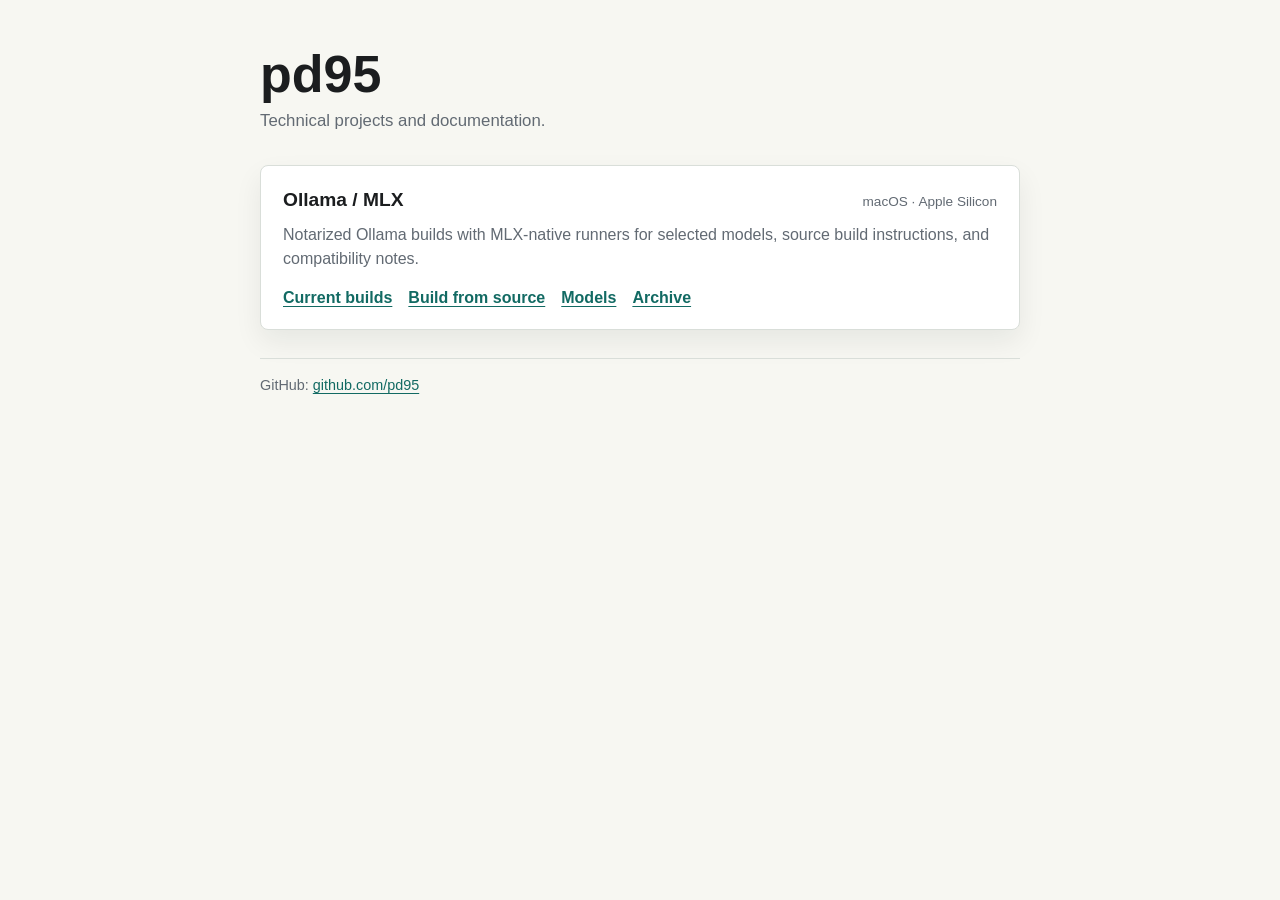
<file: index.html>
<!doctype html>
<html lang="en">
<head>
  <meta charset="utf-8" />
  <meta name="viewport" content="width=device-width, initial-scale=1" />
  <meta name="description" content="Technical documentation and project notes." />
  <title>pd95 — Technical Documentation</title>

  <style>
    :root {
      color-scheme: light dark;
      --bg: #f7f7f2;
      --ink: #1b1d1f;
      --muted: #626a73;
      --line: #d9ded9;
      --panel: #ffffff;
      --shadow: rgba(20, 28, 31, 0.07);
      --link: #126a63;
      --link-hover: #0d554f;
    }

    @media (prefers-color-scheme: dark) {
      :root {
        --bg: #121416;
        --ink: #f4f1ea;
        --muted: #b6b0a5;
        --line: #343a3b;
        --panel: #1d2022;
        --shadow: rgba(0, 0, 0, 0.32);
        --link: #8ad9cd;
        --link-hover: #b2ebe3;
      }
    }

    * { box-sizing: border-box; }

    body {
      margin: 0;
      min-height: 100vh;
      font-family: -apple-system, BlinkMacSystemFont, "Segoe UI", Roboto, Helvetica, Arial, sans-serif;
      background: var(--bg);
      color: var(--ink);
    }

    main {
      width: min(760px, calc(100% - 32px));
      margin: 0 auto;
      padding: 48px 0;
    }

    header { margin-bottom: 32px; }

    h1 {
      margin: 0 0 8px;
      font-size: clamp(2rem, 5vw, 3.25rem);
      line-height: 1;
    }

    header p {
      margin: 0;
      color: var(--muted);
      font-size: 1.05rem;
      line-height: 1.5;
    }

    article {
      padding: 22px;
      border: 1px solid var(--line);
      border-radius: 8px;
      background: var(--panel);
      box-shadow: 0 12px 28px var(--shadow);
    }

    .project-heading {
      display: flex;
      justify-content: space-between;
      gap: 16px;
      align-items: baseline;
    }

    h2 {
      margin: 0;
      font-size: 1.2rem;
      line-height: 1.2;
    }

    .meta {
      color: var(--muted);
      font-size: 0.85rem;
      white-space: nowrap;
    }

    article p {
      margin: 12px 0 18px;
      color: var(--muted);
      line-height: 1.5;
    }

    nav {
      display: flex;
      flex-wrap: wrap;
      gap: 8px 16px;
    }

    a {
      color: var(--link);
      font-weight: 650;
      text-underline-offset: 3px;
    }

    a:hover,
    a:focus-visible { color: var(--link-hover); }

    footer {
      margin-top: 28px;
      padding-top: 18px;
      border-top: 1px solid var(--line);
      color: var(--muted);
      font-size: 0.9rem;
    }

    footer a { font-weight: 500; }

    @media (max-width: 560px) {
      main {
        width: min(100% - 24px, 760px);
        padding: 28px 0;
      }

      .project-heading {
        display: grid;
        gap: 6px;
      }
    }
  </style>
</head>
<body>
  <main>
    <header>
    <h1>pd95</h1>
    <p>Technical projects and documentation.</p>
    </header>

    <section aria-label="Documentation projects">
      <article>
        <div class="project-heading">
<h2>Ollama / MLX</h2>
<span class="meta">macOS · Apple Silicon</span>
        </div>
<p>
Notarized Ollama builds with MLX-native runners for selected models, source build instructions, and compatibility notes.</p>
        <nav aria-label="Ollama documentation">
          <a href="/Ollama/">Current builds</a>
          <a href="/Ollama/build.html">Build from source</a>
          <a href="/Ollama/models.html">Models</a>
          <a href="/Ollama/archive.html">Archive</a>
        </nav>
      </article>
    </section>

    <footer>
  GitHub: <a href="https://github.com/pd95">github.com/pd95</a>
    </footer>
  </main>
</body>
</html>
</file>
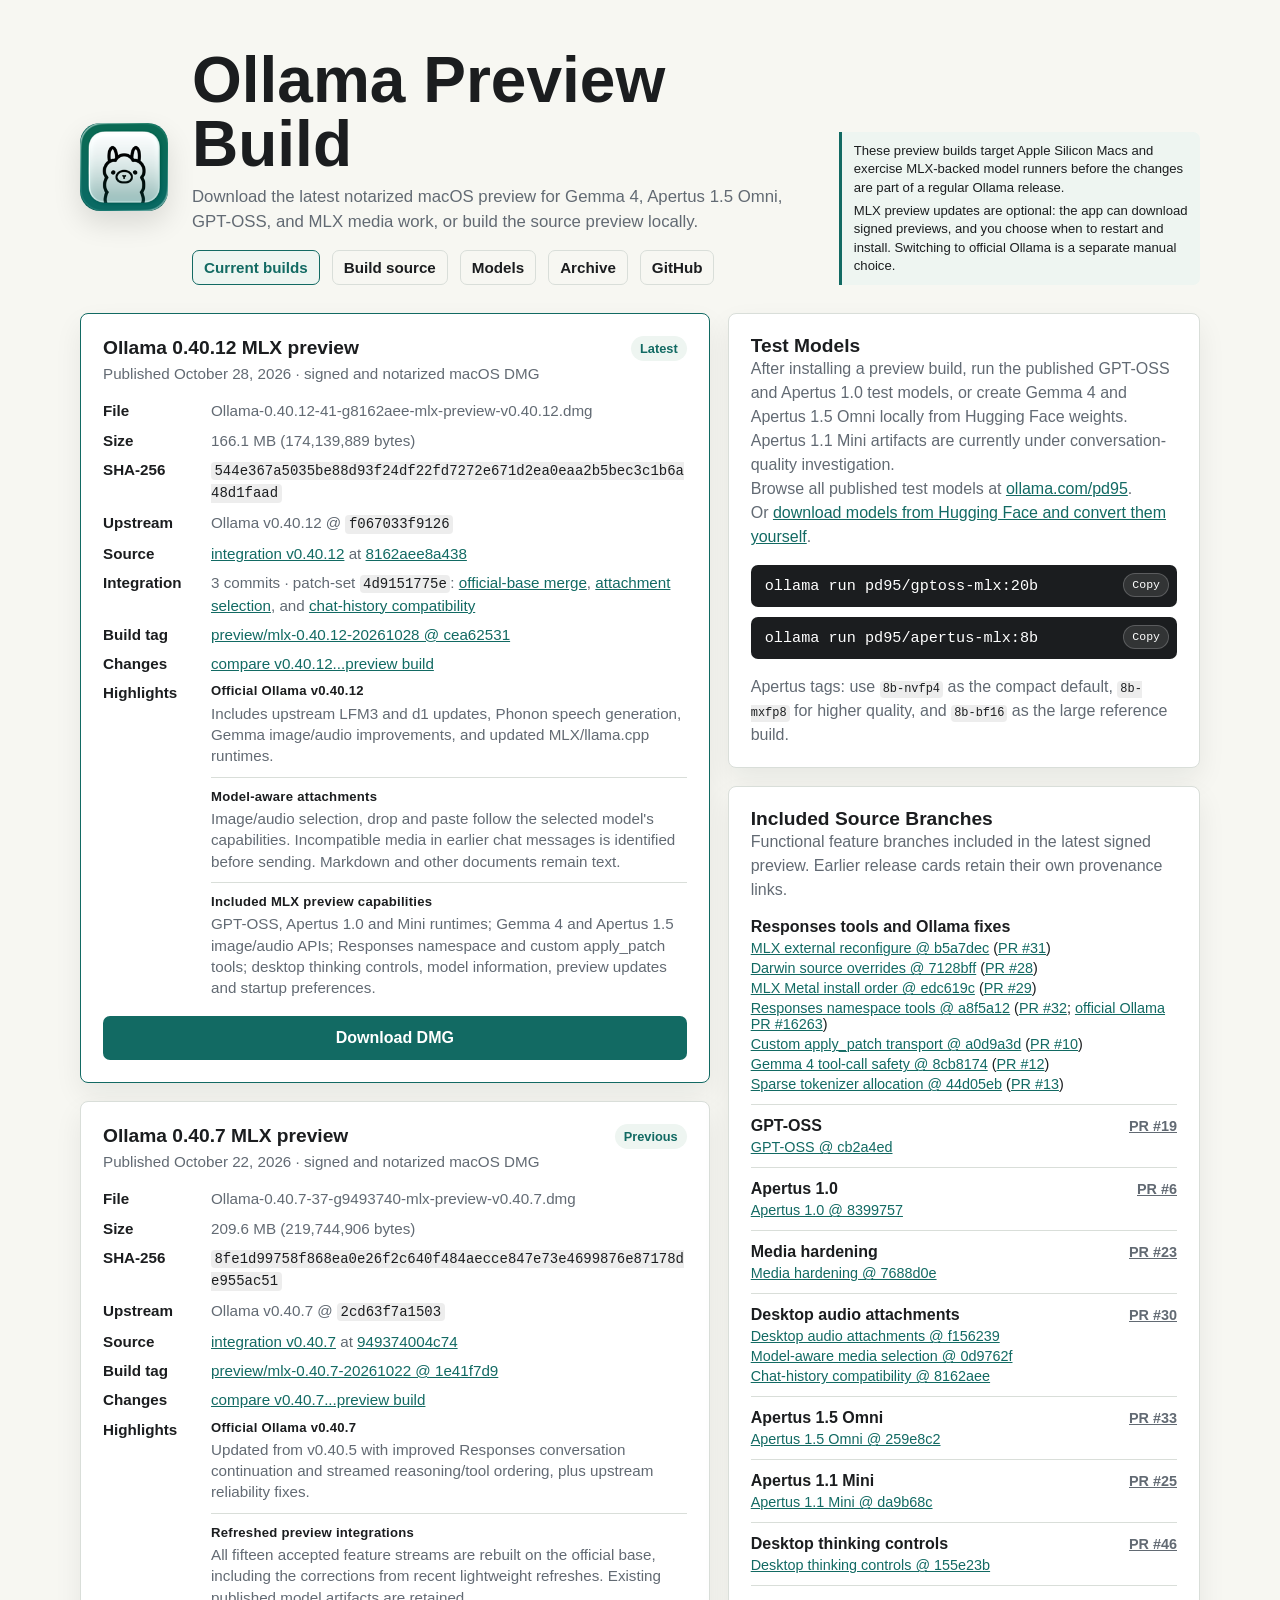
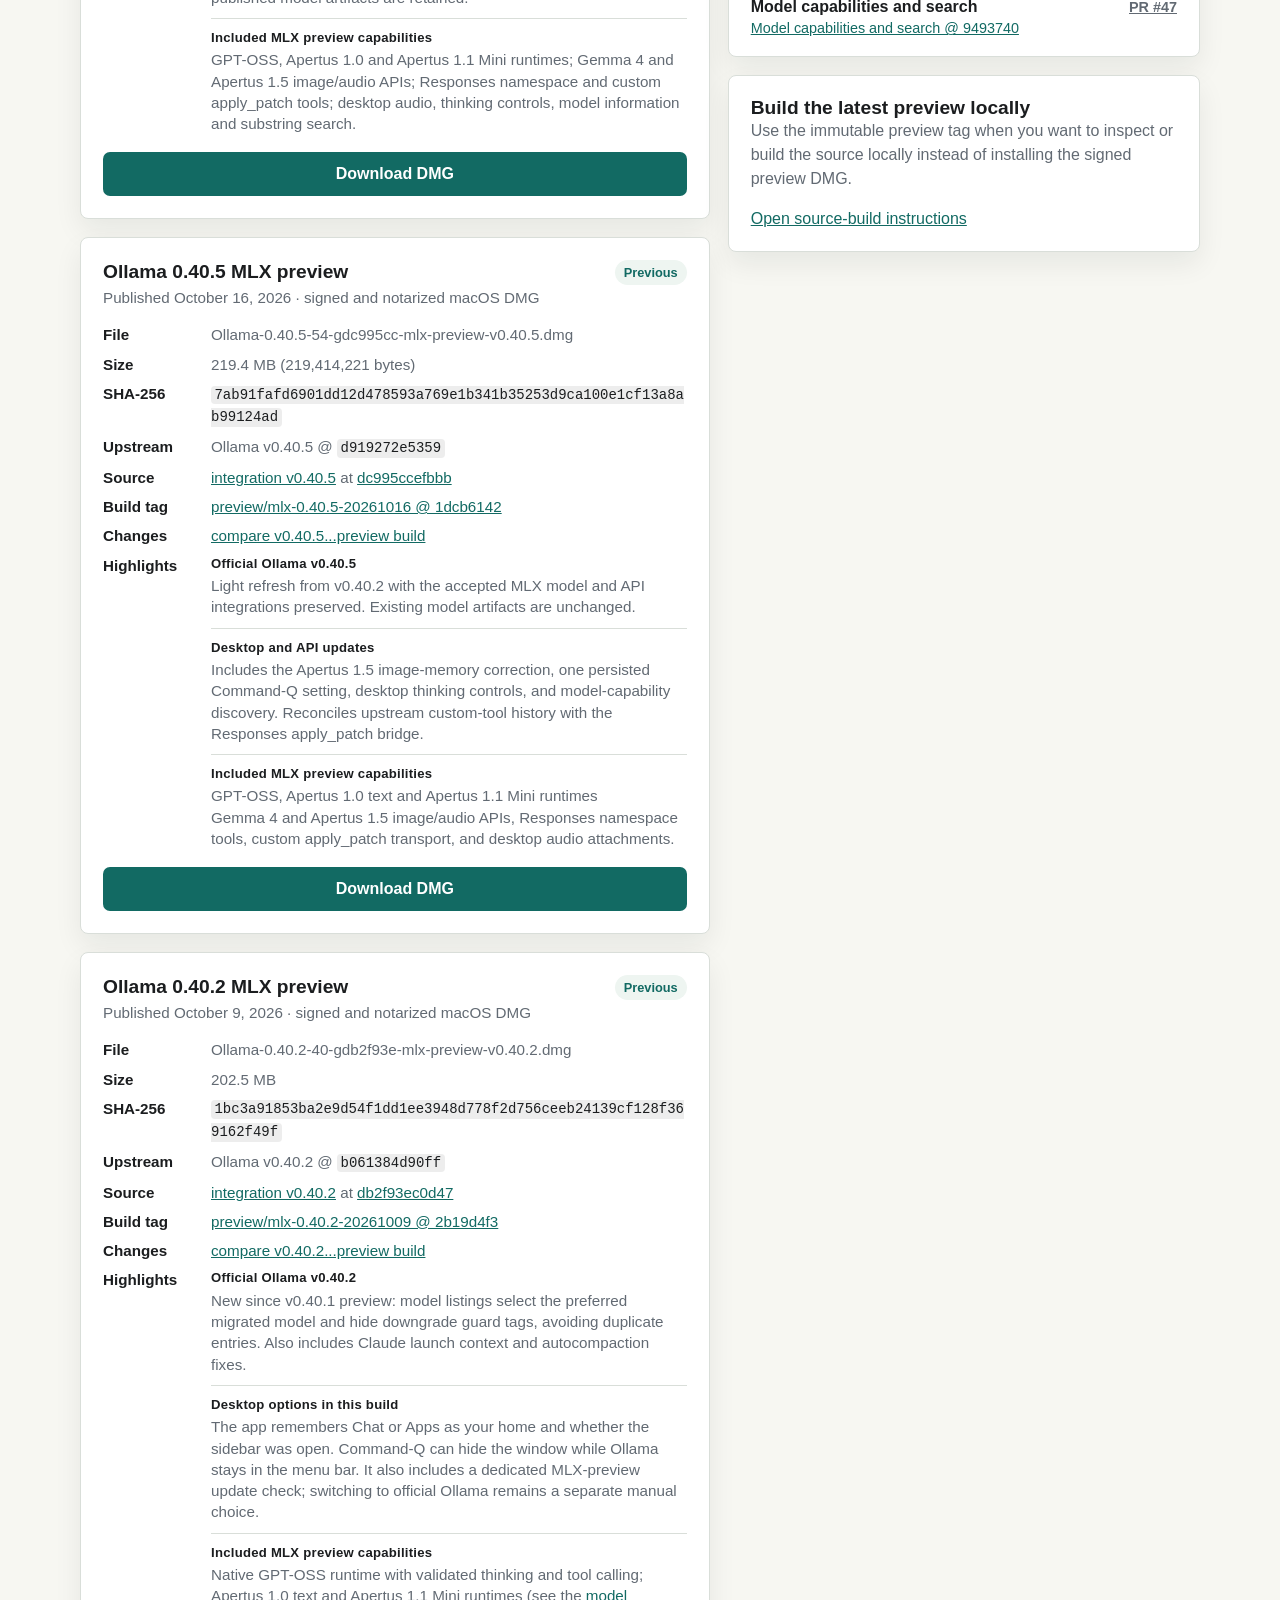
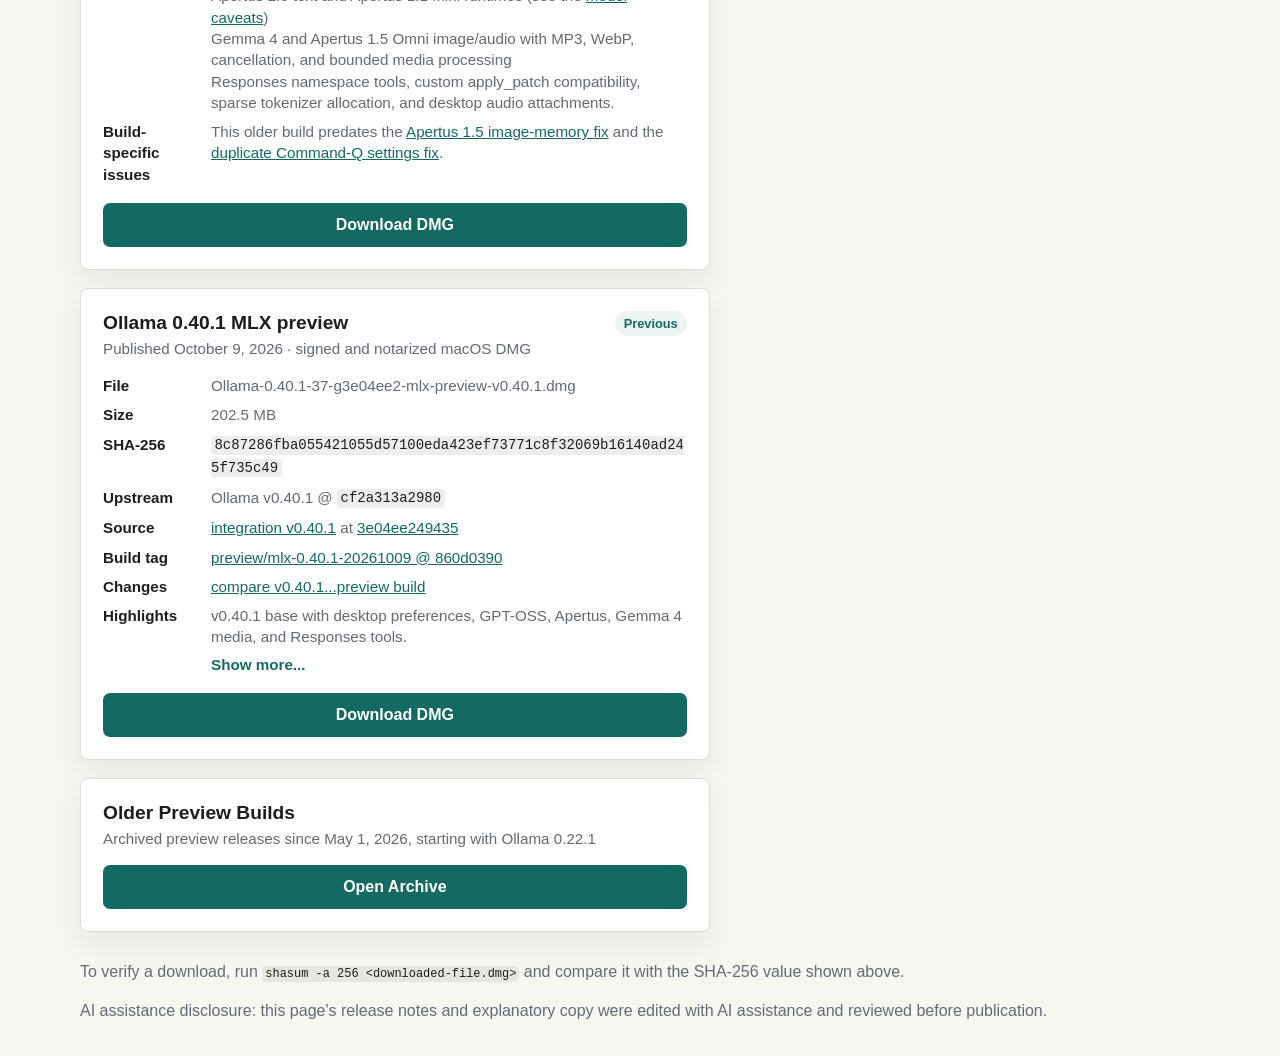
<file: Ollama/index.html>
<!DOCTYPE html>
<html lang="en">
<head>
  <meta charset="UTF-8" />
  <meta name="viewport" content="width=device-width, initial-scale=1.0" />
  <meta name="description" content="Download the latest notarized Ollama MLX preview for macOS or build the source preview locally." />

  <meta property="og:title" content="Ollama Preview Build" />
  <meta property="og:description" content="Notarized macOS preview for Gemma 4, Apertus 1.5 Omni, GPT-OSS, and MLX media support, plus source build instructions." />
  <meta property="og:image" content="AppIcon.png" />
  <meta property="og:type" content="website" />

  <link rel="icon" type="image/png" href="AppIcon.png" />
  <link rel="apple-touch-icon" href="AppIcon.png" />
  <title>Ollama Preview Build</title>

  <link rel="stylesheet" href="styles.css" />
</head>
<body>
  <main>
    <header class="with-notice">
      <img src="AppIcon.png" alt="Ollama app icon" />
      <div class="header-copy">
        <h1>Ollama Preview Build</h1>
        <p class="subtitle">
          Download the latest notarized macOS preview for Gemma 4, Apertus 1.5 Omni,
          GPT-OSS, and MLX media work, or build the source preview locally.
        </p>
        <nav class="page-links" aria-label="Main navigation">
          <a href="index.html" aria-current="page">Current builds</a>
          <a href="build.html">Build source</a>
          <a href="models.html">Models</a>
          <a href="archive.html">Archive</a>
          <a href="https://github.com/pd95/ollama" aria-label="GitHub repository">GitHub</a>
        </nav>
      </div>
      <div class="release-notice" aria-label="Preview compatibility and update behavior">
        <p>
          These preview builds target Apple Silicon Macs and exercise MLX-backed
          model runners before the changes are part of a regular Ollama release.
        </p>
        <p>
          MLX preview updates are optional: the app can download signed previews,
          and you choose when to restart and install. Switching to official
          Ollama is a separate manual choice.
        </p>
      </div>
    </header>

    <div class="content-grid">
      <section class="releases" aria-label="Downloads">
        <article class="download-card primary">
          <div class="card-heading">
            <div>
              <h2>Ollama 0.40.12 MLX preview</h2>
              <span class="build-meta">Published October 28, 2026 &middot; signed and notarized macOS DMG</span>
            </div>
            <span class="badge">Latest</span>
          </div>

          <dl class="details">
            <div><dt>File</dt><dd>Ollama-0.40.12-41-g8162aee-mlx-preview-v0.40.12.dmg</dd></div>
            <div><dt>Size</dt><dd>166.1 MB (174,139,889 bytes)</dd></div>
            <div><dt>SHA-256</dt><dd><code>544e367a5035be88d93f24df22fd7272e671d2ea0eaa2b5bec3c1b6a48d1faad</code></dd></div>
            <div><dt>Upstream</dt><dd>Ollama v0.40.12 @ <code>f067033f9126</code></dd></div>
            <div><dt>Source</dt><dd><a href="https://github.com/pd95/ollama/tree/integration/mlx-preview-v0.40.12">integration v0.40.12</a> at <a href="https://github.com/pd95/ollama/commit/8162aee8a438338f630fe837cb036a1b25c0a3ca">8162aee8a438</a></dd></div>
            <div><dt>Integration</dt><dd>3 commits &middot; patch-set <code>4d9151775e</code>: <a href="https://github.com/pd95/ollama/commit/cd0dd1bed4e7262b9ee679ccd5c517022c70d593">official-base merge</a>, <a href="https://github.com/pd95/ollama/commit/0d9762faebad9caea0ac3ac9329cf53d5a6b8ea0">attachment selection</a>, and <a href="https://github.com/pd95/ollama/commit/8162aee8a438338f630fe837cb036a1b25c0a3ca">chat-history compatibility</a></dd></div>
            <div><dt>Build tag</dt><dd><a href="https://github.com/pd95/ollama/releases/tag/preview%2Fmlx-0.40.12-20261028">preview/mlx-0.40.12-20261028 @ cea62531</a></dd></div>
            <div><dt>Changes</dt><dd><a href="https://github.com/ollama/ollama/compare/v0.40.12...pd95:ollama:cea6253132c52715691b1c30e40ade10040ac655">compare v0.40.12...preview build</a></dd></div>
            <div>
              <dt>Highlights</dt>
              <dd><span class="highlight-groups">
                  <span class="highlight-group"><span class="highlight-label">Official Ollama v0.40.12</span><span>Includes upstream LFM3 and d1 updates, Phonon speech generation, Gemma image/audio improvements, and updated MLX/llama.cpp runtimes.</span></span>
                  <span class="highlight-group"><span class="highlight-label">Model-aware attachments</span><span>Image/audio selection, drop and paste follow the selected model's capabilities. Incompatible media in earlier chat messages is identified before sending. Markdown and other documents remain text.</span></span>
                  <span class="highlight-group"><span class="highlight-label">Included MLX preview capabilities</span><span>GPT-OSS, Apertus 1.0 and Mini runtimes; Gemma 4 and Apertus 1.5 image/audio APIs; Responses namespace and custom apply_patch tools; desktop thinking controls, model information, preview updates and startup preferences.</span></span>
              </span></dd>
            </div>
          </dl>

          <a class="download-button" href="https://github.com/pd95/ollama/releases/download/preview%2Fmlx-0.40.12-20261028/Ollama-0.40.12-41-g8162aee-mlx-preview-v0.40.12.dmg">Download DMG</a>
        </article>

        <article class="download-card">
          <div class="card-heading">
            <div>
              <h2>Ollama 0.40.7 MLX preview</h2>
              <span class="build-meta">Published October 22, 2026 &middot; signed and notarized macOS DMG</span>
            </div>
            <span class="badge">Previous</span>
          </div>

          <dl class="details">
            <div><dt>File</dt><dd>Ollama-0.40.7-37-g9493740-mlx-preview-v0.40.7.dmg</dd></div>
            <div><dt>Size</dt><dd>209.6 MB (219,744,906 bytes)</dd></div>
            <div><dt>SHA-256</dt><dd><code>8fe1d99758f868ea0e26f2c640f484aecce847e73e4699876e87178de955ac51</code></dd></div>
            <div><dt>Upstream</dt><dd>Ollama v0.40.7 @ <code>2cd63f7a1503</code></dd></div>
            <div><dt>Source</dt><dd><a href="https://github.com/pd95/ollama/tree/integration/mlx-preview-v0.40.7">integration v0.40.7</a> at <a href="https://github.com/pd95/ollama/commit/949374004c7454cf1d38b05639828854508db5b1">949374004c74</a></dd></div>
            <div><dt>Build tag</dt><dd><a href="https://github.com/pd95/ollama/releases/tag/preview%2Fmlx-0.40.7-20261022">preview/mlx-0.40.7-20261022 @ 1e41f7d9</a></dd></div>
            <div><dt>Changes</dt><dd><a href="https://github.com/ollama/ollama/compare/v0.40.7...pd95:ollama:1e41f7d979beb545c586136300f3075cc47ec70c">compare v0.40.7...preview build</a></dd></div>
            <div>
              <dt>Highlights</dt>
              <dd><span class="highlight-groups">
                  <span class="highlight-group"><span class="highlight-label">Official Ollama v0.40.7</span><span>Updated from v0.40.5 with improved Responses conversation continuation and streamed reasoning/tool ordering, plus upstream reliability fixes.</span></span>
                  <span class="highlight-group"><span class="highlight-label">Refreshed preview integrations</span><span>All fifteen accepted feature streams are rebuilt on the official base, including the corrections from recent lightweight refreshes. Existing published model artifacts are retained.</span></span>
                  <span class="highlight-group"><span class="highlight-label">Included MLX preview capabilities</span><span>GPT-OSS, Apertus 1.0 and Apertus 1.1 Mini runtimes; Gemma 4 and Apertus 1.5 image/audio APIs; Responses namespace and custom apply_patch tools; desktop audio, thinking controls, model information and substring search.</span></span>
              </span></dd>
            </div>
          </dl>

          <a class="download-button" href="https://github.com/pd95/ollama/releases/download/preview%2Fmlx-0.40.7-20261022/Ollama-0.40.7-37-g9493740-mlx-preview-v0.40.7.dmg">Download DMG</a>
        </article>

        <article class="download-card">
          <div class="card-heading">
            <div>
              <h2>Ollama 0.40.5 MLX preview</h2>
              <span class="build-meta">Published October 16, 2026 &middot; signed and notarized macOS DMG</span>
            </div>
            <span class="badge">Previous</span>
          </div>

          <dl class="details">
            <div><dt>File</dt><dd>Ollama-0.40.5-54-gdc995cc-mlx-preview-v0.40.5.dmg</dd></div>
            <div><dt>Size</dt><dd>219.4 MB (219,414,221 bytes)</dd></div>
            <div><dt>SHA-256</dt><dd><code>7ab91fafd6901dd12d478593a769e1b341b35253d9ca100e1cf13a8ab99124ad</code></dd></div>
            <div><dt>Upstream</dt><dd>Ollama v0.40.5 @ <code>d919272e5359</code></dd></div>
            <div><dt>Source</dt><dd><a href="https://github.com/pd95/ollama/tree/integration/mlx-preview-v0.40.5">integration v0.40.5</a> at <a href="https://github.com/pd95/ollama/commit/dc995ccefbbb6eadd922ed71ce6f53829ffdceff">dc995ccefbbb</a></dd></div>
            <div><dt>Build tag</dt><dd><a href="https://github.com/pd95/ollama/releases/tag/preview%2Fmlx-0.40.5-20261016">preview/mlx-0.40.5-20261016 @ 1dcb6142</a></dd></div>
            <div><dt>Changes</dt><dd><a href="https://github.com/ollama/ollama/compare/v0.40.5...pd95:ollama:1dcb6142242f14b6d554828e86ec648a395c8518">compare v0.40.5...preview build</a></dd></div>
            <div>
              <dt>Highlights</dt>
              <dd><span class="highlight-groups">
                  <span class="highlight-group"><span class="highlight-label">Official Ollama v0.40.5</span><span>Light refresh from v0.40.2 with the accepted MLX model and API integrations preserved. Existing model artifacts are unchanged.</span></span>
                  <span class="highlight-group"><span class="highlight-label">Desktop and API updates</span><span>Includes the Apertus 1.5 image-memory correction, one persisted Command-Q setting, desktop thinking controls, and model-capability discovery. Reconciles upstream custom-tool history with the Responses apply_patch bridge.</span></span>
                  <span class="highlight-group"><span class="highlight-label">Included MLX preview capabilities</span><span>GPT-OSS, Apertus 1.0 text and Apertus 1.1 Mini runtimes<br>
                    Gemma 4 and Apertus 1.5 image/audio APIs, Responses namespace tools, custom apply_patch transport, and desktop audio attachments.</span></span>
              </span></dd>
            </div>
          </dl>

          <a class="download-button" href="https://github.com/pd95/ollama/releases/download/preview%2Fmlx-0.40.5-20261016/Ollama-0.40.5-54-gdc995cc-mlx-preview-v0.40.5.dmg">Download DMG</a>
        </article>

        <article class="download-card">
          <div class="card-heading">
            <div>
              <h2>Ollama 0.40.2 MLX preview</h2>
              <span class="build-meta">Published October 9, 2026 &middot; signed and notarized macOS DMG</span>
            </div>
            <span class="badge">Previous</span>
          </div>

          <dl class="details">
            <div><dt>File</dt><dd>Ollama-0.40.2-40-gdb2f93e-mlx-preview-v0.40.2.dmg</dd></div>
            <div><dt>Size</dt><dd>202.5 MB</dd></div>
            <div><dt>SHA-256</dt><dd><code>1bc3a91853ba2e9d54f1dd1ee3948d778f2d756ceeb24139cf128f369162f49f</code></dd></div>
            <div><dt>Upstream</dt><dd>Ollama v0.40.2 @ <code>b061384d90ff</code></dd></div>
            <div><dt>Source</dt><dd><a href="https://github.com/pd95/ollama/tree/integration/mlx-preview-v0.40.2">integration v0.40.2</a> at <a href="https://github.com/pd95/ollama/commit/db2f93ec0d47a846beb5ec5e5ce264fa2f515e88">db2f93ec0d47</a></dd></div>
            <div><dt>Build tag</dt><dd><a href="https://github.com/pd95/ollama/releases/tag/preview%2Fmlx-0.40.2-20261009">preview/mlx-0.40.2-20261009 @ 2b19d4f3</a></dd></div>
            <div><dt>Changes</dt><dd><a href="https://github.com/ollama/ollama/compare/v0.40.2...pd95:ollama:2b19d4f34dd6f37e5983e329e673c2bb842c206e">compare v0.40.2...preview build</a></dd></div>
            <div>
              <dt>Highlights</dt>
              <dd><span class="highlight-groups">
                  <span class="highlight-group"><span class="highlight-label">Official Ollama v0.40.2</span><span>New since v0.40.1 preview: model listings select the preferred migrated model and hide downgrade guard tags, avoiding duplicate entries. Also includes Claude launch context and autocompaction fixes.</span></span>
                  <span class="highlight-group"><span class="highlight-label">Desktop options in this build</span><span>The app remembers Chat or Apps as your home and whether the sidebar was open. Command-Q can hide the window while Ollama stays in the menu bar. It also includes a dedicated MLX-preview update check; switching to official Ollama remains a separate manual choice.</span></span>
                  <span class="highlight-group"><span class="highlight-label">Included MLX preview capabilities</span><span>Native GPT-OSS runtime with validated thinking and tool calling; Apertus 1.0 text and Apertus 1.1 Mini runtimes (see the <a href="models.html">model caveats</a>)<br>
                    Gemma 4 and Apertus 1.5 Omni image/audio with MP3, WebP, cancellation, and bounded media processing<br>
                    Responses namespace tools, custom apply_patch compatibility, sparse tokenizer allocation, and desktop audio attachments.</span></span>
              </span></dd>
            </div>
            <div><dt>Build-specific issues</dt><dd>This older build predates the <a href="https://github.com/pd95/ollama/issues/36">Apertus 1.5 image-memory fix</a> and the <a href="https://github.com/pd95/ollama/issues/37">duplicate Command-Q settings fix</a>.</dd></div>
          </dl>

          <a class="download-button" href="https://github.com/pd95/ollama/releases/download/preview%2Fmlx-0.40.2-20261009/Ollama-0.40.2-40-gdb2f93e-mlx-preview-v0.40.2.dmg">Download DMG</a>
        </article>

        <article class="download-card">
          <div class="card-heading">
            <div>
              <h2>Ollama 0.40.1 MLX preview</h2>
              <span class="build-meta">Published October 9, 2026 &middot; signed and notarized macOS DMG</span>
            </div>
            <span class="badge">Previous</span>
          </div>

          <dl class="details">
            <div><dt>File</dt><dd>Ollama-0.40.1-37-g3e04ee2-mlx-preview-v0.40.1.dmg</dd></div>
            <div><dt>Size</dt><dd>202.5 MB</dd></div>
            <div><dt>SHA-256</dt><dd><code>8c87286fba055421055d57100eda423ef73771c8f32069b16140ad245f735c49</code></dd></div>
            <div><dt>Upstream</dt><dd>Ollama v0.40.1 @ <code>cf2a313a2980</code></dd></div>
            <div><dt>Source</dt><dd><a href="https://github.com/pd95/ollama/tree/integration/mlx-preview-v0.40.1">integration v0.40.1</a> at <a href="https://github.com/pd95/ollama/commit/3e04ee2494350fdfa54817a2e5631eea057f4ce3">3e04ee249435</a></dd></div>
            <div><dt>Build tag</dt><dd><a href="https://github.com/pd95/ollama/releases/tag/preview%2Fmlx-0.40.1-20261009">preview/mlx-0.40.1-20261009 @ 860d0390</a></dd></div>
            <div><dt>Changes</dt><dd><a href="https://github.com/ollama/ollama/compare/v0.40.1...pd95:ollama:860d0390b3630f93e79581989622772fe7f08d62">compare v0.40.1...preview build</a></dd></div>
            <div>
              <dt>Highlights</dt>
              <dd><span class="expandable-field">
                <span class="expandable-summary">v0.40.1 base with desktop preferences, GPT-OSS, Apertus, Gemma 4 media, and Responses tools.</span>
                <span class="expandable-content"><span class="highlight-groups">
                  <span class="highlight-group"><span class="highlight-label">Official Ollama v0.40.1</span><span>New since v0.34.4 preview: multimodal embeddings, updated MLX dependencies, lower model-lookup overhead, and fixes for GPU-idle latency.</span></span>
                  <span class="highlight-group"><span class="highlight-label">Desktop options in this build</span><span>The app remembers Chat or Apps as your home and whether the sidebar was open. Command-Q can hide the window while Ollama stays in the menu bar. It also includes a dedicated MLX-preview update check; switching to official Ollama remains a separate manual choice.</span></span>
                  <span class="highlight-group"><span class="highlight-label">Included MLX preview capabilities</span><span>Native GPT-OSS runtime with validated thinking and tool calling; Apertus 1.0 text and Apertus 1.1 Mini runtimes (see the <a href="models.html">model caveats</a>)<br>
                    Gemma 4 and Apertus 1.5 Omni image/audio with MP3, WebP, cancellation, and bounded media processing<br>
                    Responses namespace tools, custom apply_patch compatibility, sparse tokenizer allocation, and desktop audio attachments.</span></span>
              </span></span>
                <button class="expand-toggle" type="button" aria-expanded="false">Show more...</button>
              </span></dd>
            </div>
          </dl>

          <a class="download-button" href="https://github.com/pd95/ollama/releases/download/preview%2Fmlx-0.40.1-20261009/Ollama-0.40.1-37-g3e04ee2-mlx-preview-v0.40.1.dmg">Download DMG</a>
        </article>

        <article class="download-card">
          <div class="card-heading">
            <div>
              <h2>Older Preview Builds</h2>
              <span class="build-meta">Archived preview releases since May 1, 2026, starting with Ollama 0.22.1</span>
            </div>
          </div>

          <a class="download-button" href="archive.html">
            Open Archive
          </a>
        </article>
      </section>

      <div class="side-column">
        <aside class="model-info" aria-label="Test models">
          <div>
            <h2>Test Models</h2>
            <p>
              After installing a preview build, run the published GPT-OSS and
              Apertus 1.0 test models, or create Gemma 4 and Apertus 1.5 Omni
              locally from Hugging Face weights. Apertus 1.1 Mini artifacts are
              currently under conversation-quality investigation.
            </p>
            <p>
              Browse all published test models at
              <a href="https://ollama.com/pd95/">ollama.com/pd95</a>.
            </p>
            <p>
              Or <a href="models.html">download models from Hugging Face and
              convert them yourself</a>.
            </p>
          </div>
          <div class="command-list">
            <code class="command">ollama run pd95/gptoss-mlx:20b</code>
            <code class="command">ollama run pd95/apertus-mlx:8b</code>
          </div>
          <p>
            Apertus tags: use <code>8b-nvfp4</code> as the compact default,
            <code>8b-mxfp8</code> for higher quality, and
            <code>8b-bf16</code> as the large reference build.
          </p>
        </aside>

        <aside class="source-branches" aria-label="Included source branches">
          <div><h2>Included Source Branches</h2><p>Functional feature branches included in the latest signed preview. Earlier release cards retain their own provenance links.</p></div>
          <div class="branch-list">
            <div class="branch-item"><div class="branch-heading"><strong>Responses tools and Ollama fixes</strong></div>
              <span class="branch-link"><a href="https://github.com/pd95/ollama/commit/b5a7dec5f044952fc59c3f447298edc87e989d7c">MLX external reconfigure @ b5a7dec</a> (<a href="https://github.com/pd95/ollama/pull/31">PR #31</a>)</span>
              <span class="branch-link"><a href="https://github.com/pd95/ollama/commit/7128bff887cf7fbe95d9d7fee48e7bbee885e67d">Darwin source overrides @ 7128bff</a> (<a href="https://github.com/pd95/ollama/pull/28">PR #28</a>)</span>
              <span class="branch-link"><a href="https://github.com/pd95/ollama/commit/edc619cacc0df046fddd0bc0100f6e7033f6ade8">MLX Metal install order @ edc619c</a> (<a href="https://github.com/pd95/ollama/pull/29">PR #29</a>)</span>
              <span class="branch-link"><a href="https://github.com/pd95/ollama/commit/a8f5a1291713ba847a2731fabc3e79f6d00a241c">Responses namespace tools @ a8f5a12</a> (<a href="https://github.com/pd95/ollama/pull/32">PR #32</a>; <a href="https://github.com/ollama/ollama/pull/16263">official Ollama PR #16263</a>)</span>
              <span class="branch-link"><a href="https://github.com/pd95/ollama/commit/a0d9a3dc54f12b7b1a1e3c73d86b699e59076140">Custom apply_patch transport @ a0d9a3d</a> (<a href="https://github.com/pd95/ollama/pull/10">PR #10</a>)</span>
              <span class="branch-link"><a href="https://github.com/pd95/ollama/commit/8cb817458f6ff848a673ff5dab5f939006d29c44">Gemma 4 tool-call safety @ 8cb8174</a> (<a href="https://github.com/pd95/ollama/pull/12">PR #12</a>)</span>
              <span class="branch-link"><a href="https://github.com/pd95/ollama/commit/44d05ebe57eaa6d18d4d582affdc93ba345e257f">Sparse tokenizer allocation @ 44d05eb</a> (<a href="https://github.com/pd95/ollama/pull/13">PR #13</a>)</span>
            </div>
            <div class="branch-item"><div class="branch-heading"><strong>GPT-OSS</strong><a class="branch-status" href="https://github.com/pd95/ollama/pull/19">PR #19</a></div><a class="branch-link" href="https://github.com/pd95/ollama/commit/cb2a4eda0d6798b6278edb8cc01deb7af4109dae">GPT-OSS @ cb2a4ed</a></div>
            <div class="branch-item"><div class="branch-heading"><strong>Apertus 1.0</strong><a class="branch-status" href="https://github.com/pd95/ollama/pull/6">PR #6</a></div><a class="branch-link" href="https://github.com/pd95/ollama/commit/8399757b11c3e63de435500dcabb8e999fb133a4">Apertus 1.0 @ 8399757</a></div>
            <div class="branch-item"><div class="branch-heading"><strong>Media hardening</strong><a class="branch-status" href="https://github.com/pd95/ollama/pull/23">PR #23</a></div><a class="branch-link" href="https://github.com/pd95/ollama/commit/7688d0e653a24a2c9ca086cd9aba72bc5f4ccd6d">Media hardening @ 7688d0e</a></div>
            <div class="branch-item"><div class="branch-heading"><strong>Desktop audio attachments</strong><a class="branch-status" href="https://github.com/pd95/ollama/pull/30">PR #30</a></div><a class="branch-link" href="https://github.com/pd95/ollama/commit/f1562399569882406ca69225acbb7c72be74eb1a">Desktop audio attachments @ f156239</a><span class="branch-link"><a href="https://github.com/pd95/ollama/commit/0d9762faebad9caea0ac3ac9329cf53d5a6b8ea0">Model-aware media selection @ 0d9762f</a></span><span class="branch-link"><a href="https://github.com/pd95/ollama/commit/8162aee8a438338f630fe837cb036a1b25c0a3ca">Chat-history compatibility @ 8162aee</a></span></div>
            <div class="branch-item"><div class="branch-heading"><strong>Apertus 1.5 Omni</strong><a class="branch-status" href="https://github.com/pd95/ollama/pull/33">PR #33</a></div><a class="branch-link" href="https://github.com/pd95/ollama/commit/259e8c255301c92ecc07c93d7321e03fa031ef1c">Apertus 1.5 Omni @ 259e8c2</a></div>
            <div class="branch-item"><div class="branch-heading"><strong>Apertus 1.1 Mini</strong><a class="branch-status" href="https://github.com/pd95/ollama/pull/25">PR #25</a></div><a class="branch-link" href="https://github.com/pd95/ollama/commit/da9b68c2933ed1ef182d8c73967f2f5e494468e8">Apertus 1.1 Mini @ da9b68c</a></div>
            <div class="branch-item"><div class="branch-heading"><strong>Desktop thinking controls</strong><a class="branch-status" href="https://github.com/pd95/ollama/pull/46">PR #46</a></div><a class="branch-link" href="https://github.com/pd95/ollama/commit/155e23b7857bdcccd0e3beb965d6eeec7c381446">Desktop thinking controls @ 155e23b</a></div>
            <div class="branch-item"><div class="branch-heading"><strong>Model capabilities and search</strong><a class="branch-status" href="https://github.com/pd95/ollama/pull/47">PR #47</a></div><a class="branch-link" href="https://github.com/pd95/ollama/commit/949374004c7454cf1d38b05639828854508db5b1">Model capabilities and search @ 9493740</a></div>
          </div>
        </aside>

        <aside class="local-build" aria-label="Build the latest preview locally">
          <div>
            <h2>Build the latest preview locally</h2>
            <p>
              Use the immutable preview tag when you want to inspect or build
              the source locally instead of installing the signed preview DMG.
            </p>
          </div>
          <p>
            <a href="build.html">Open source-build instructions</a>
          </p>
        </aside>
      </div>
    </div>

    <section class="notes" aria-label="Download verification">
      <p>
        To verify a download, run <code>shasum -a 256 &lt;downloaded-file.dmg&gt;</code> and compare it with the SHA-256 value shown above.
      </p>
      <p>
        AI assistance disclosure: this page's release notes and explanatory copy
        were edited with AI assistance and reviewed before publication.
      </p>
    </section>
  </main>
  <script src="script.js" defer></script>
</body>
</html>
</file>
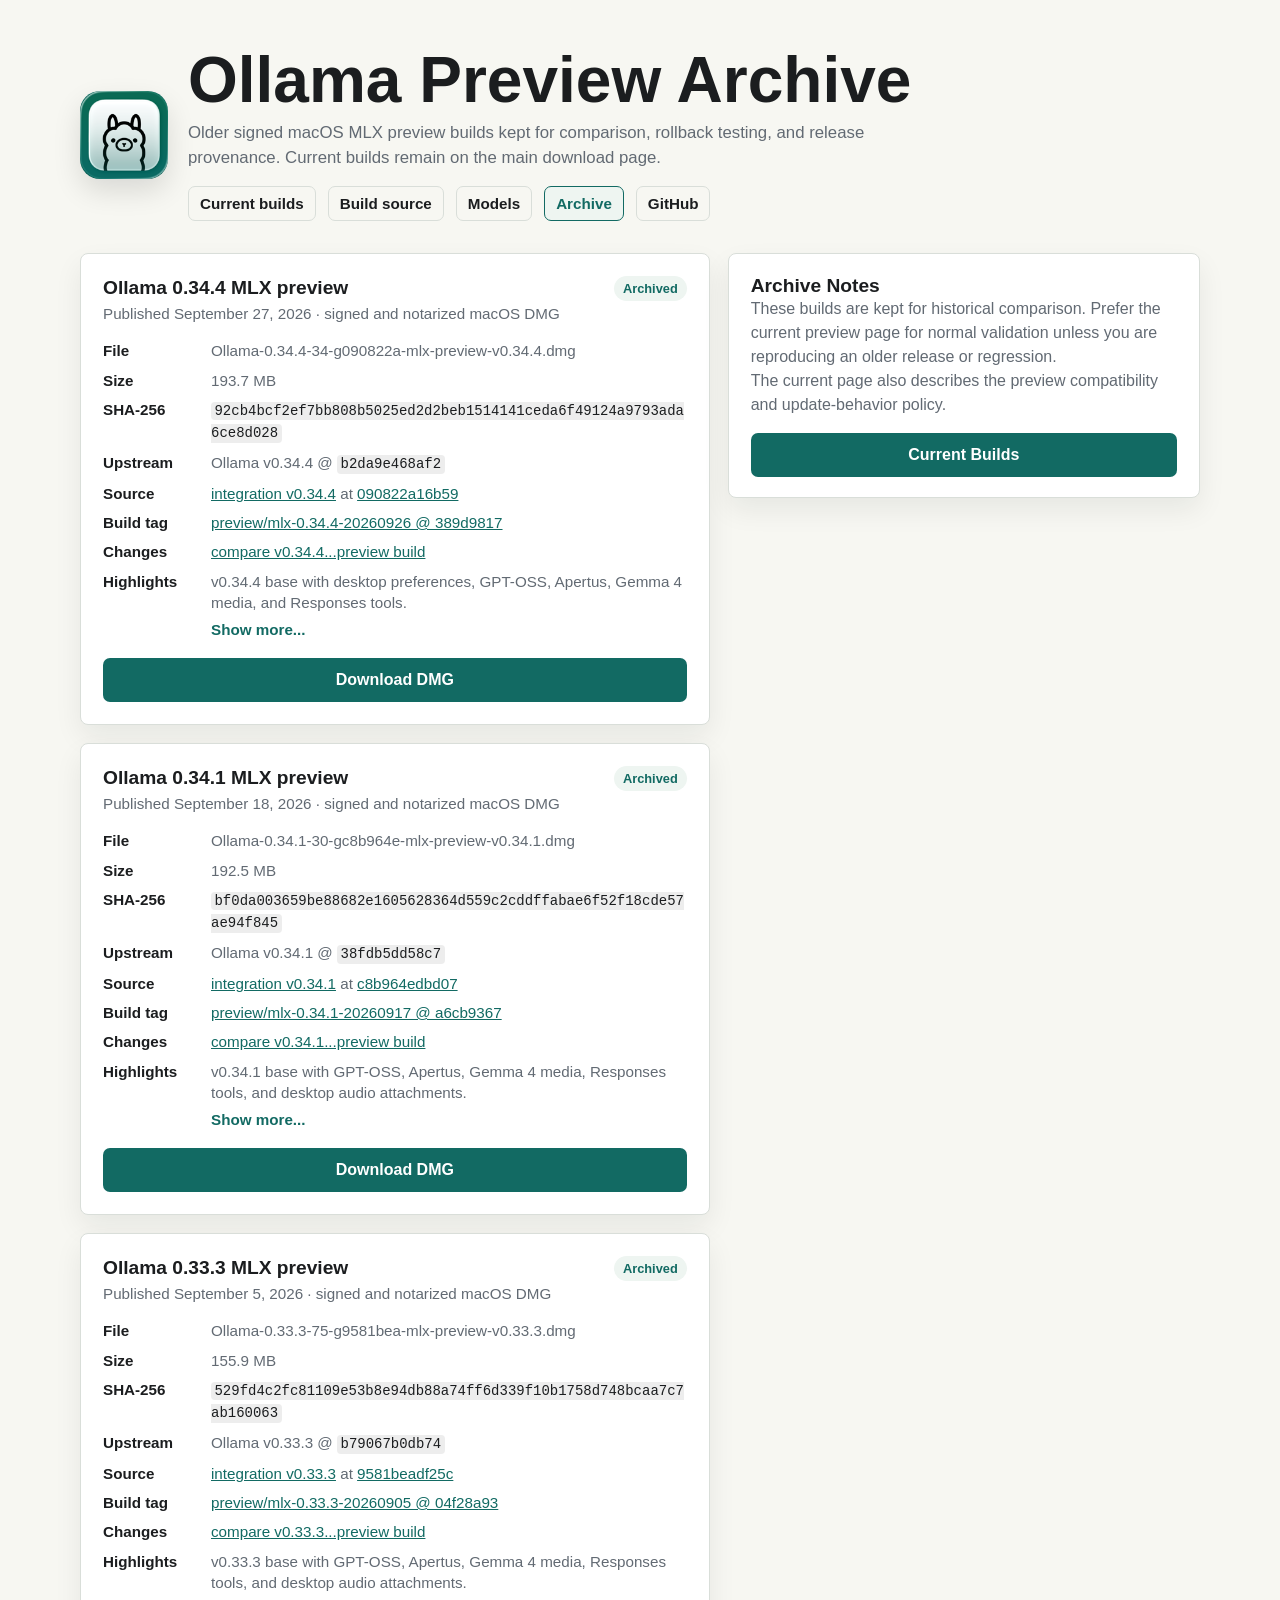
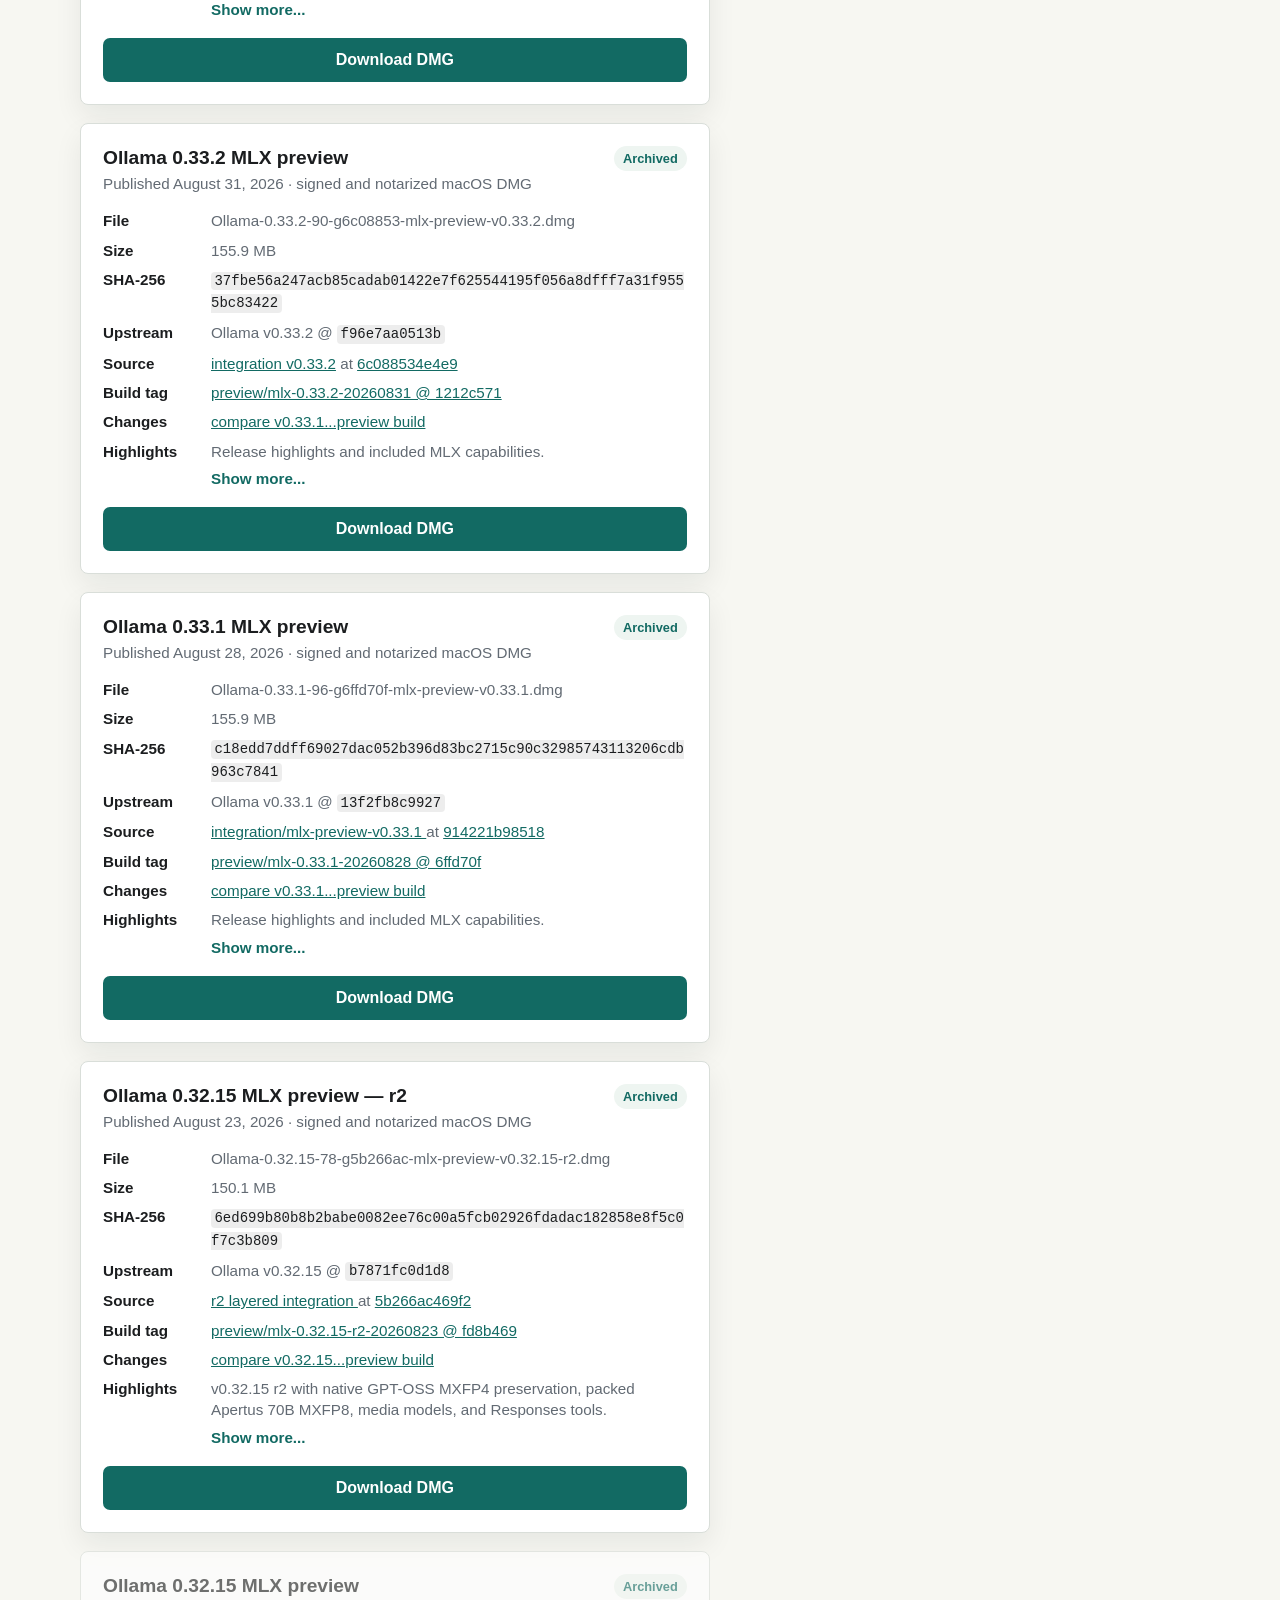
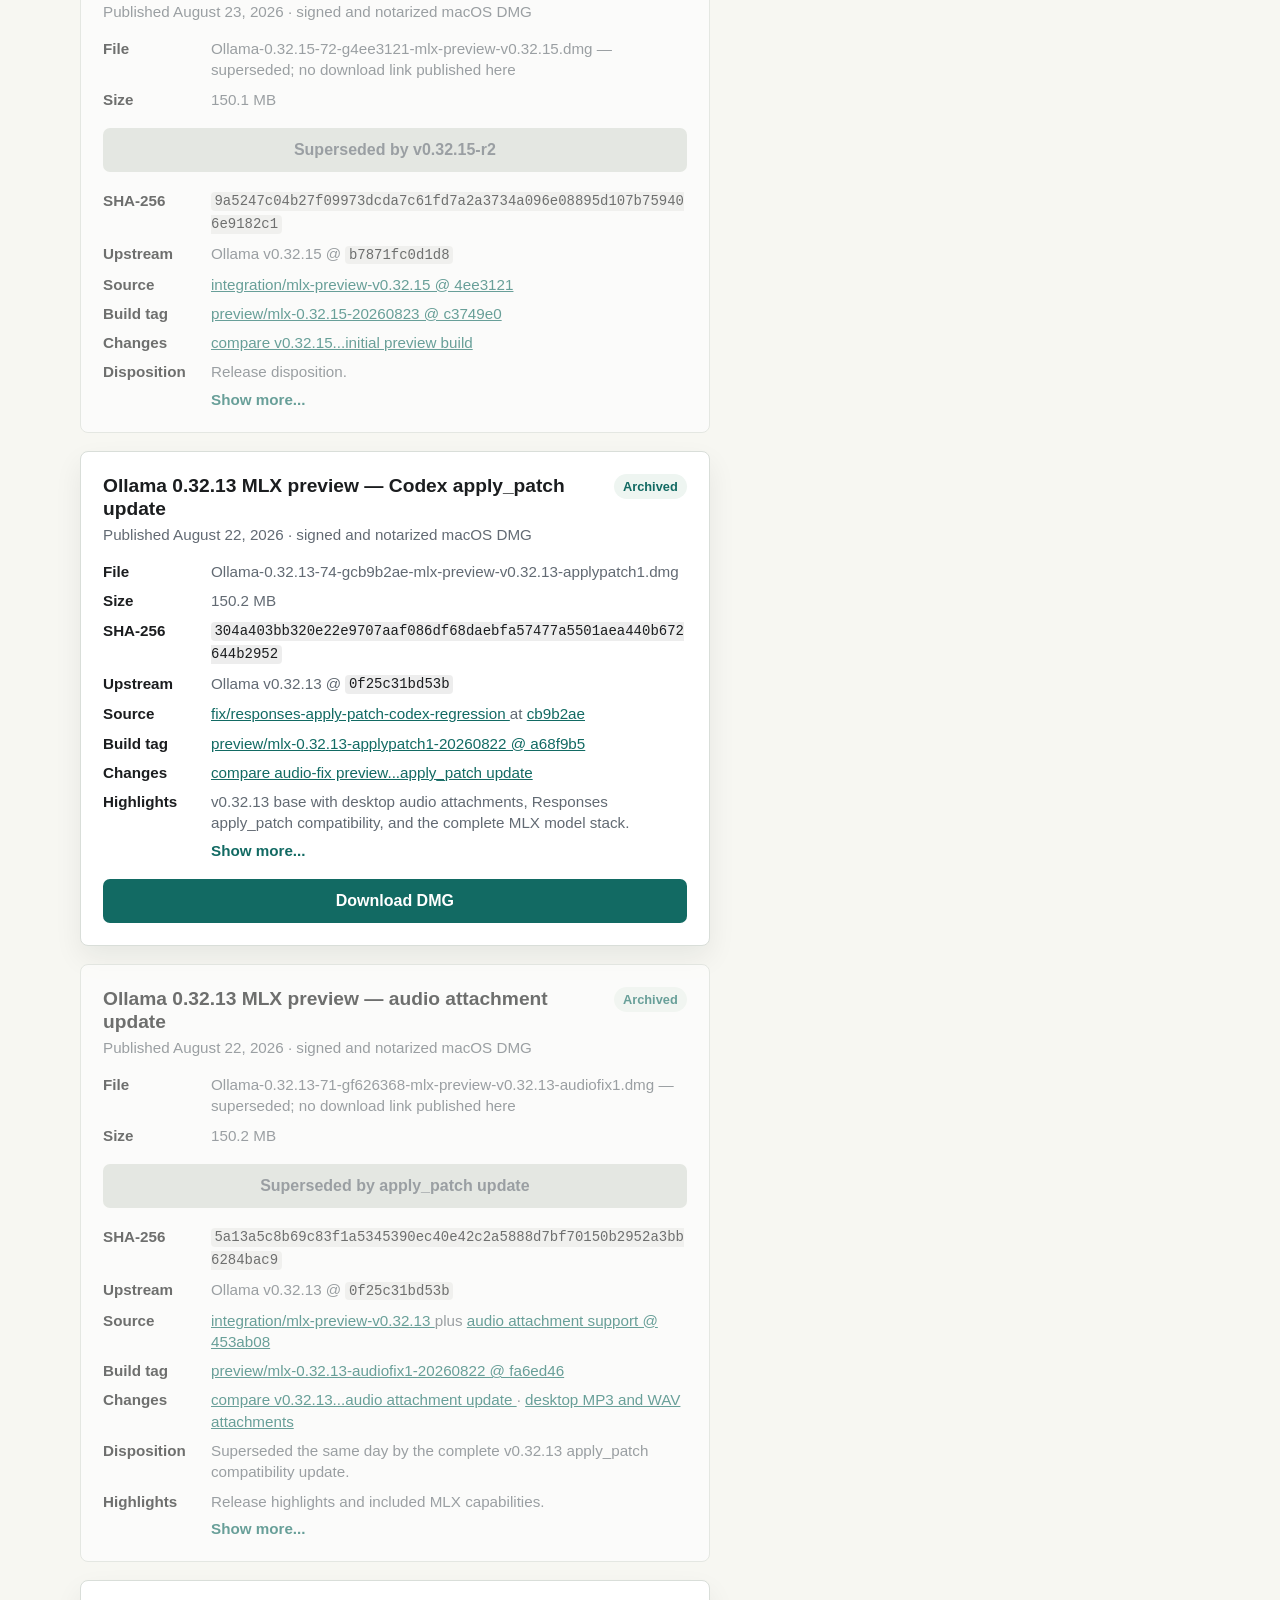
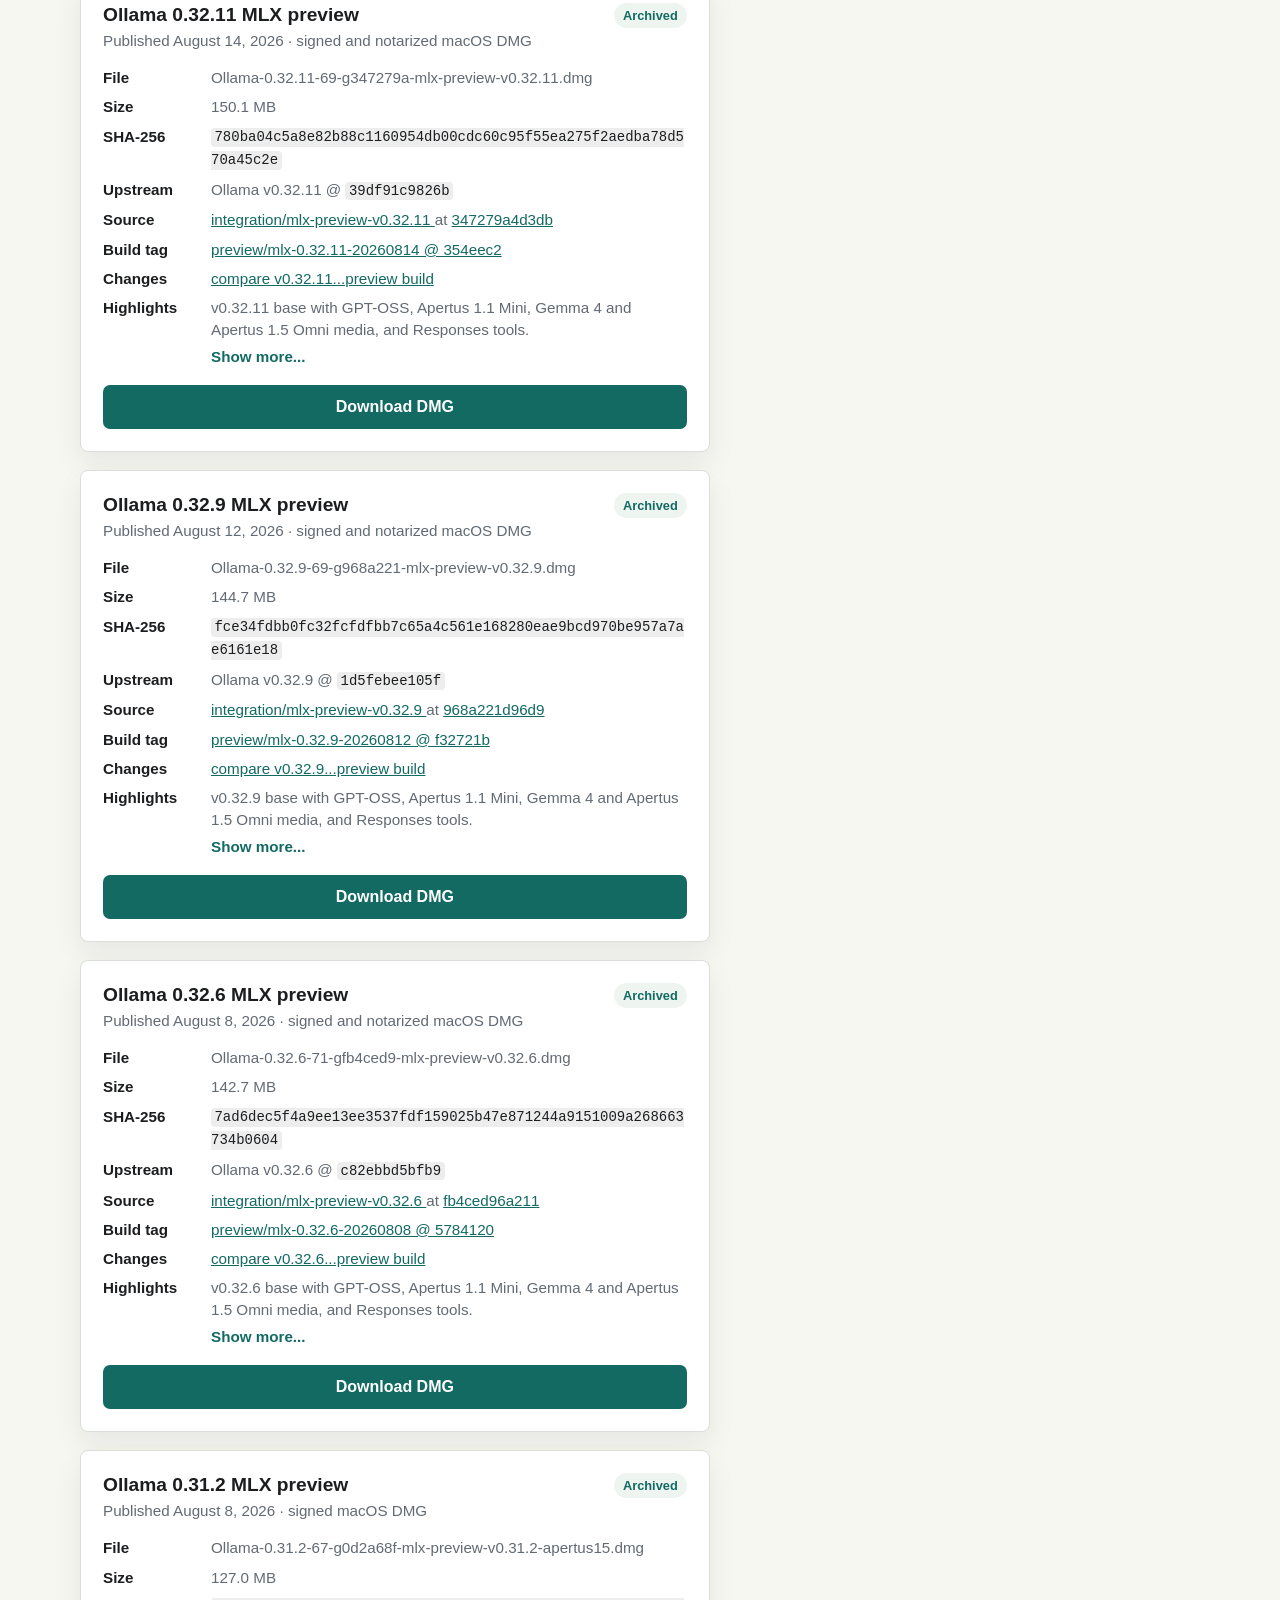
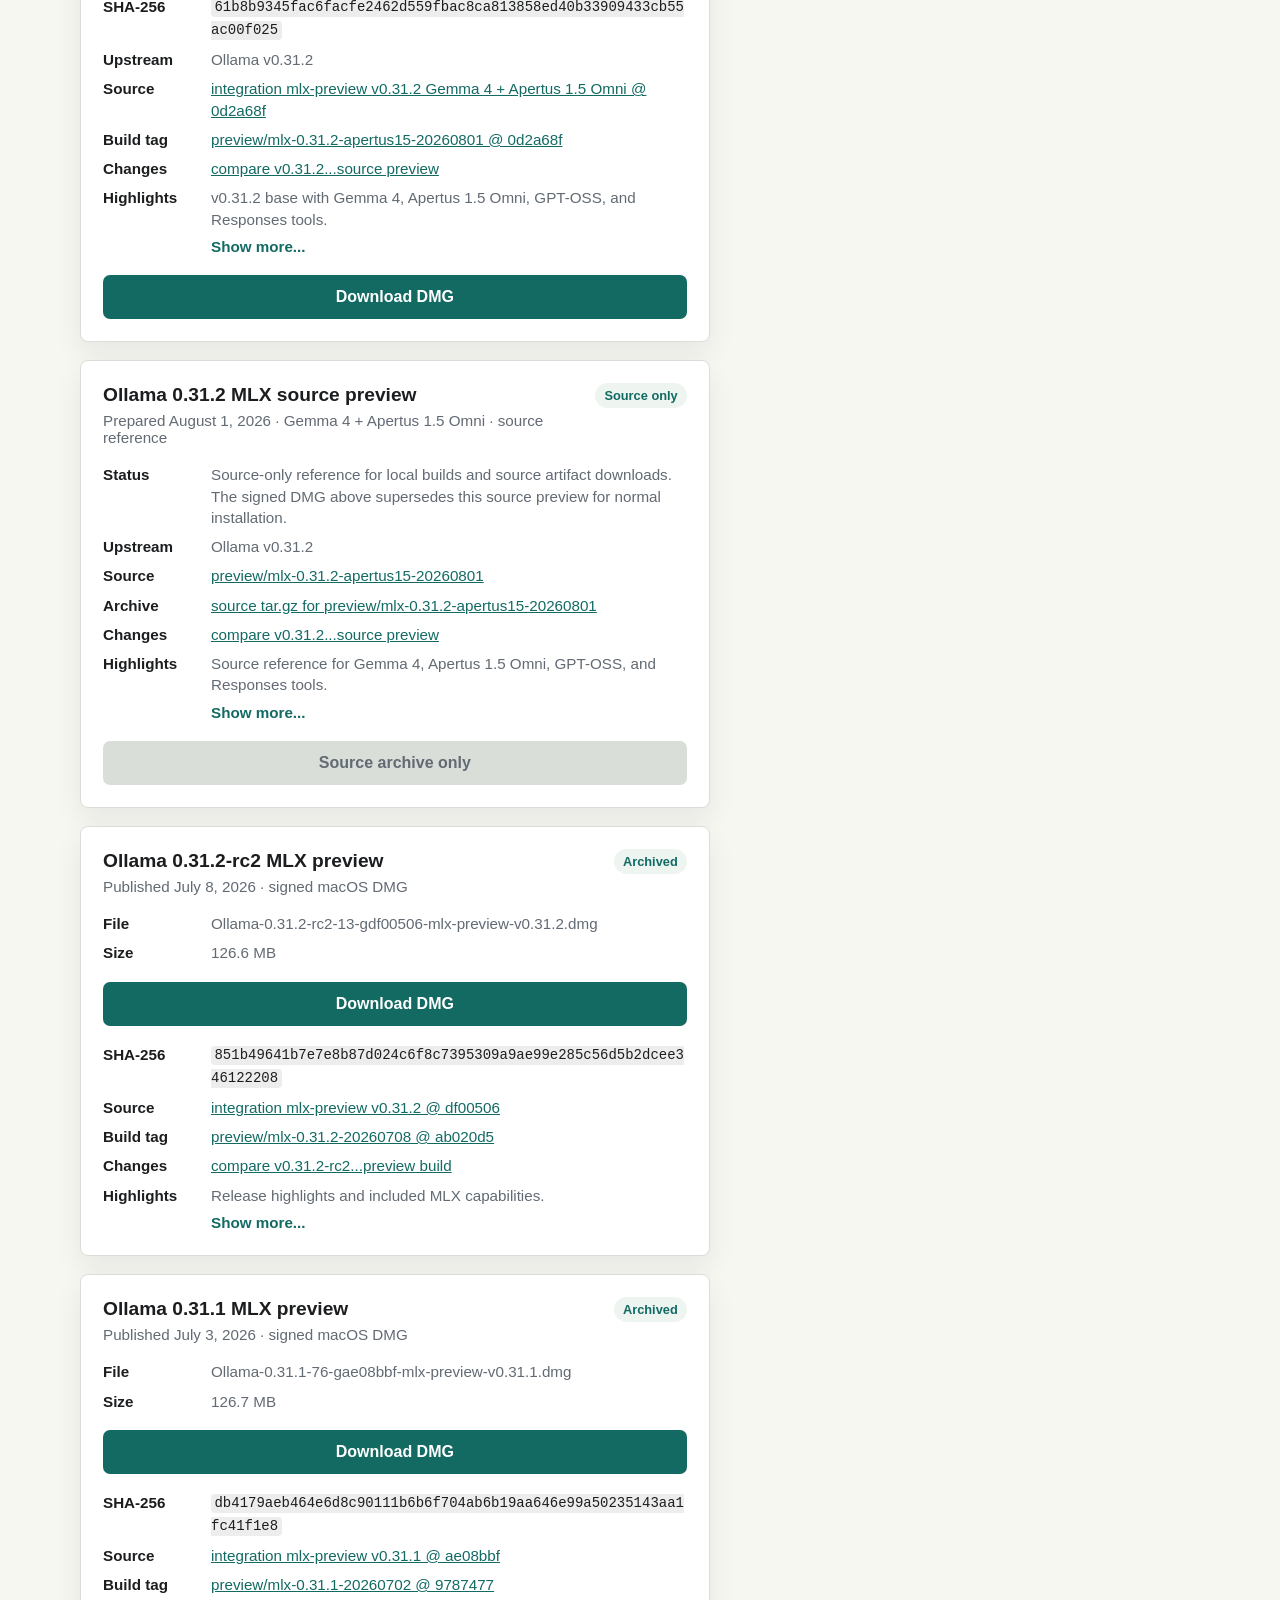
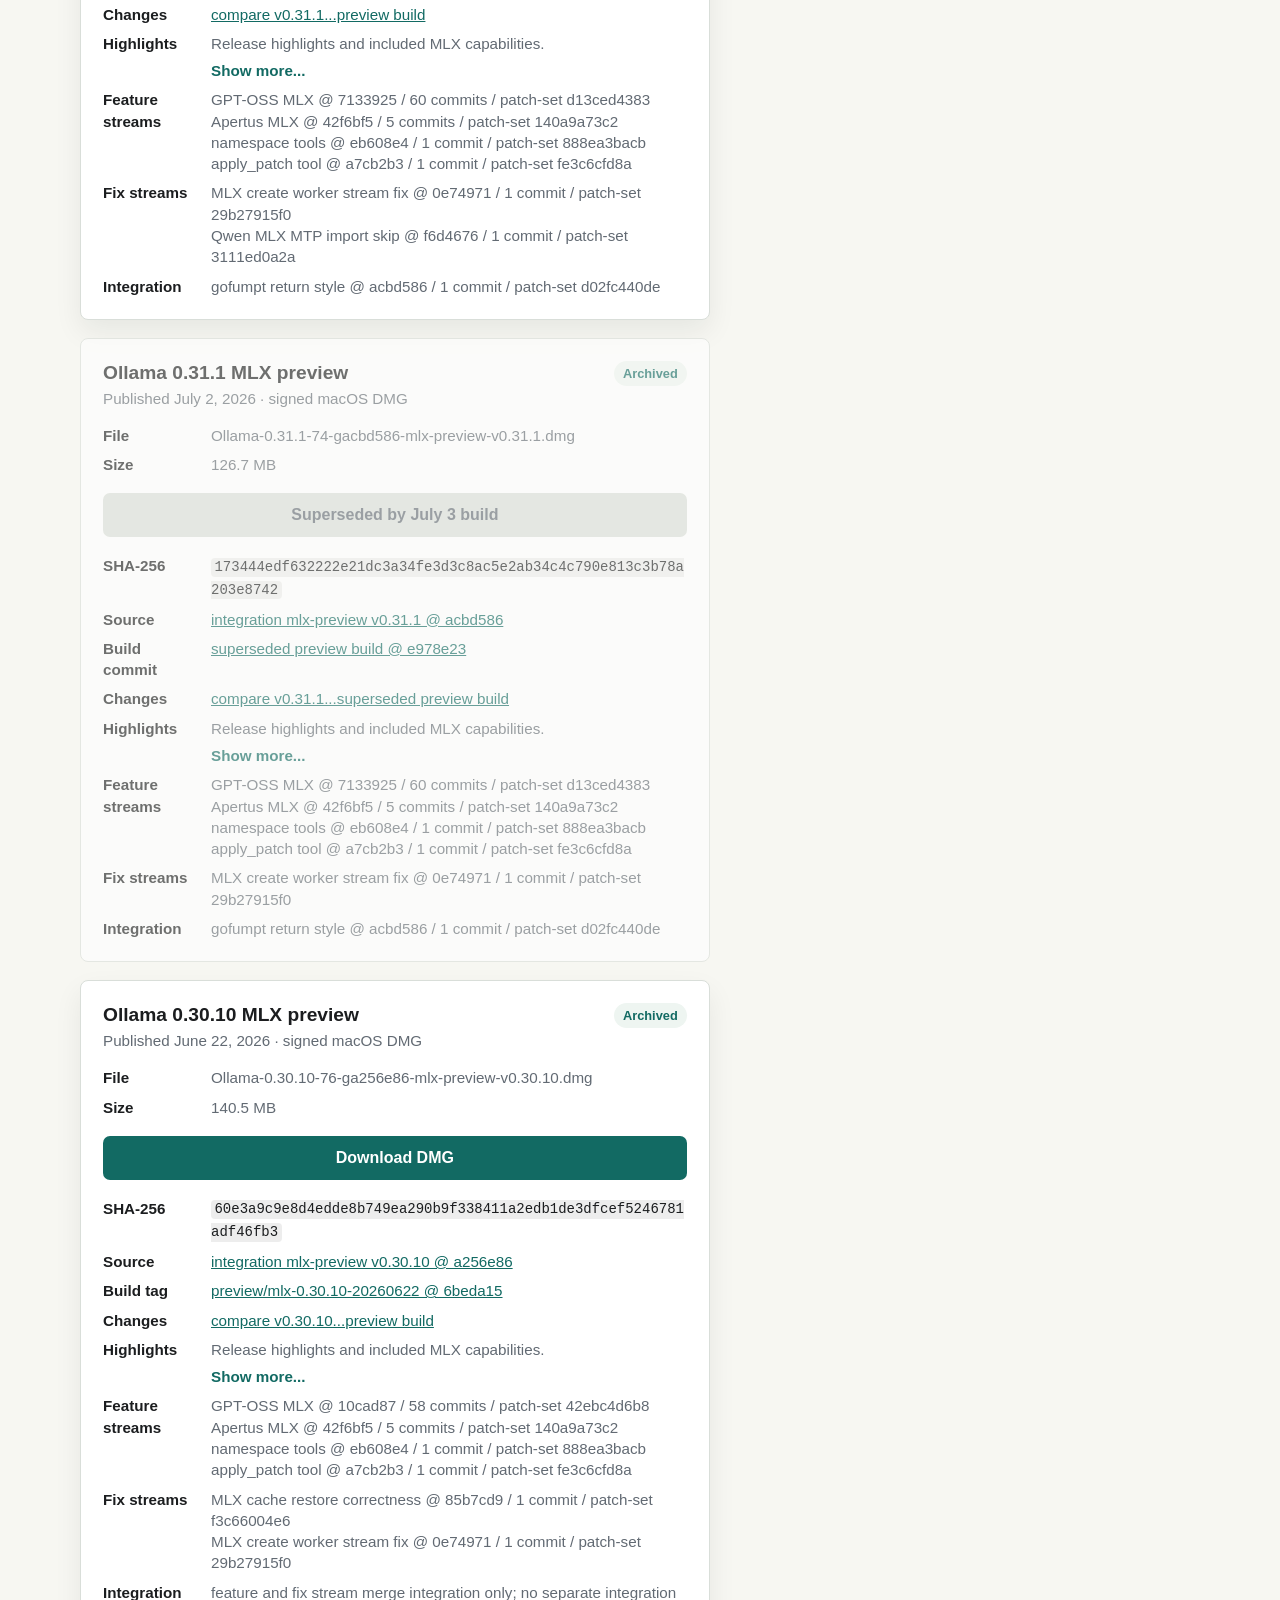
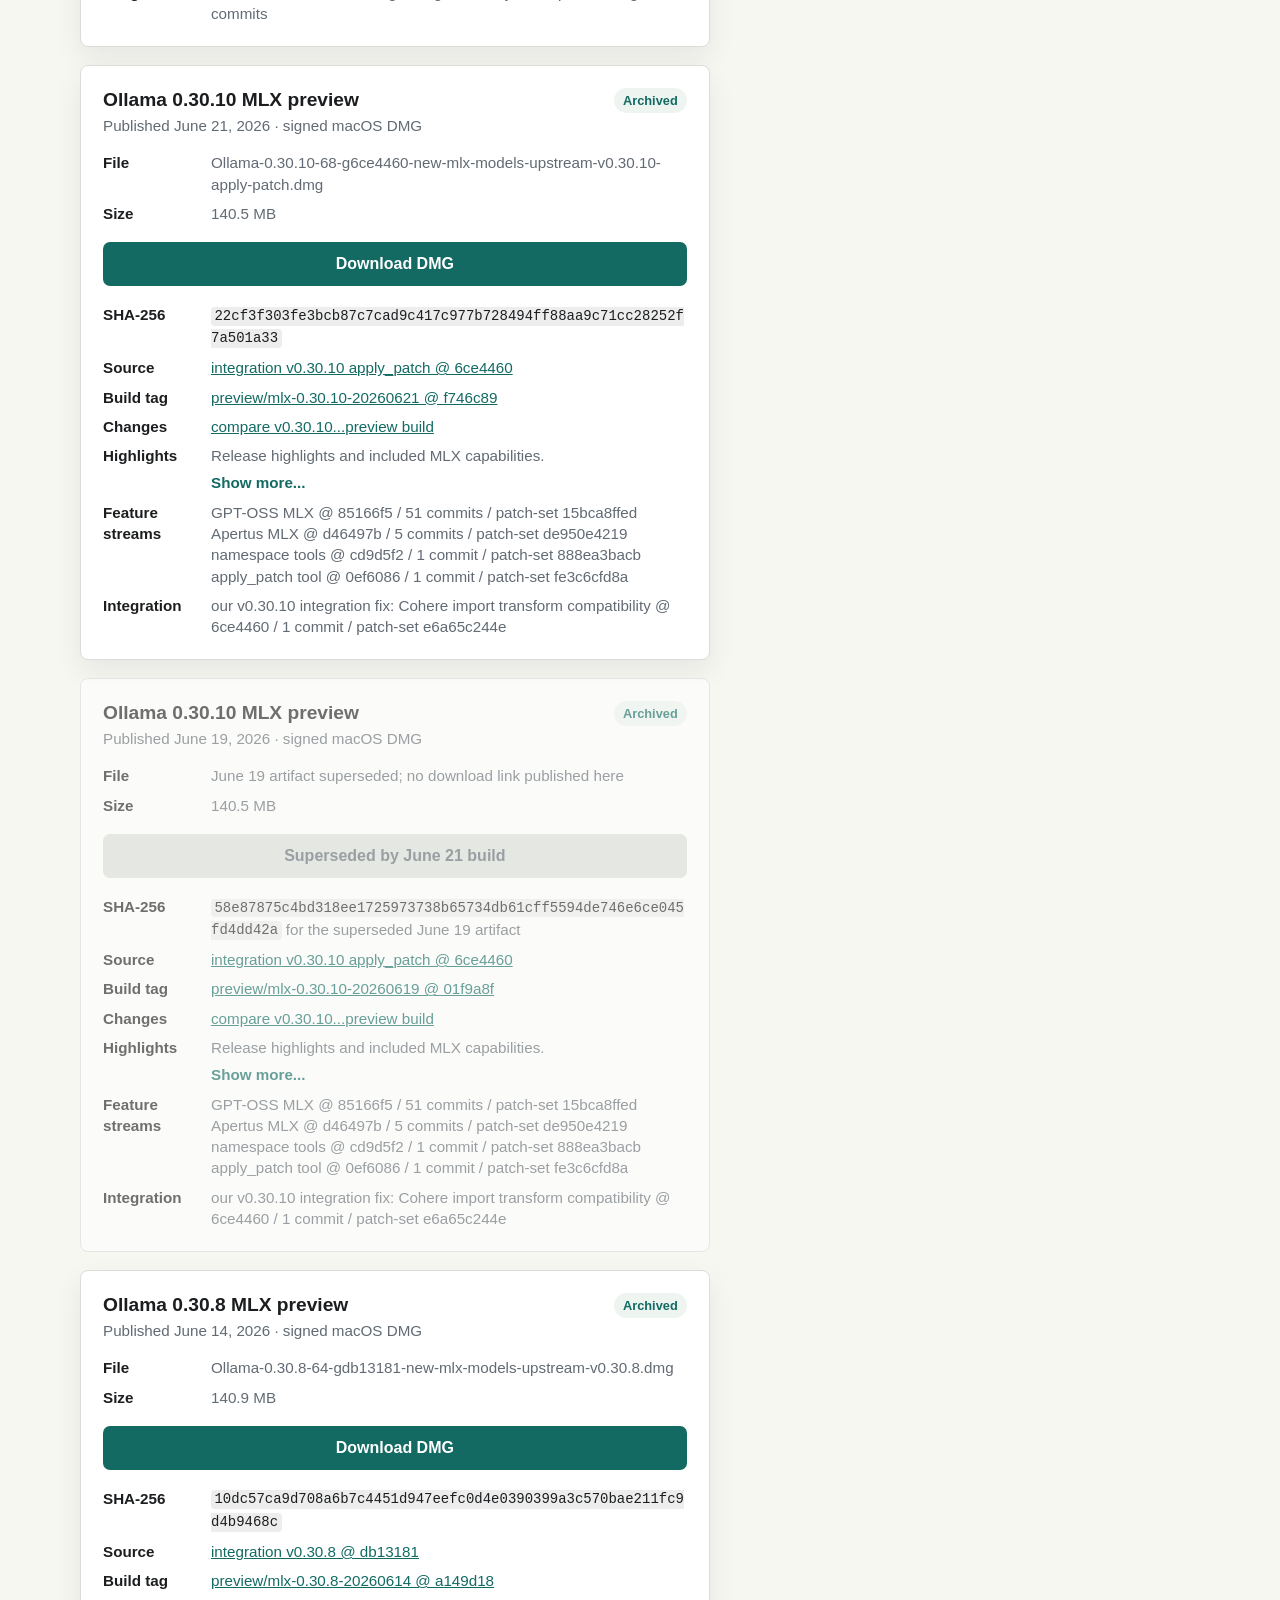
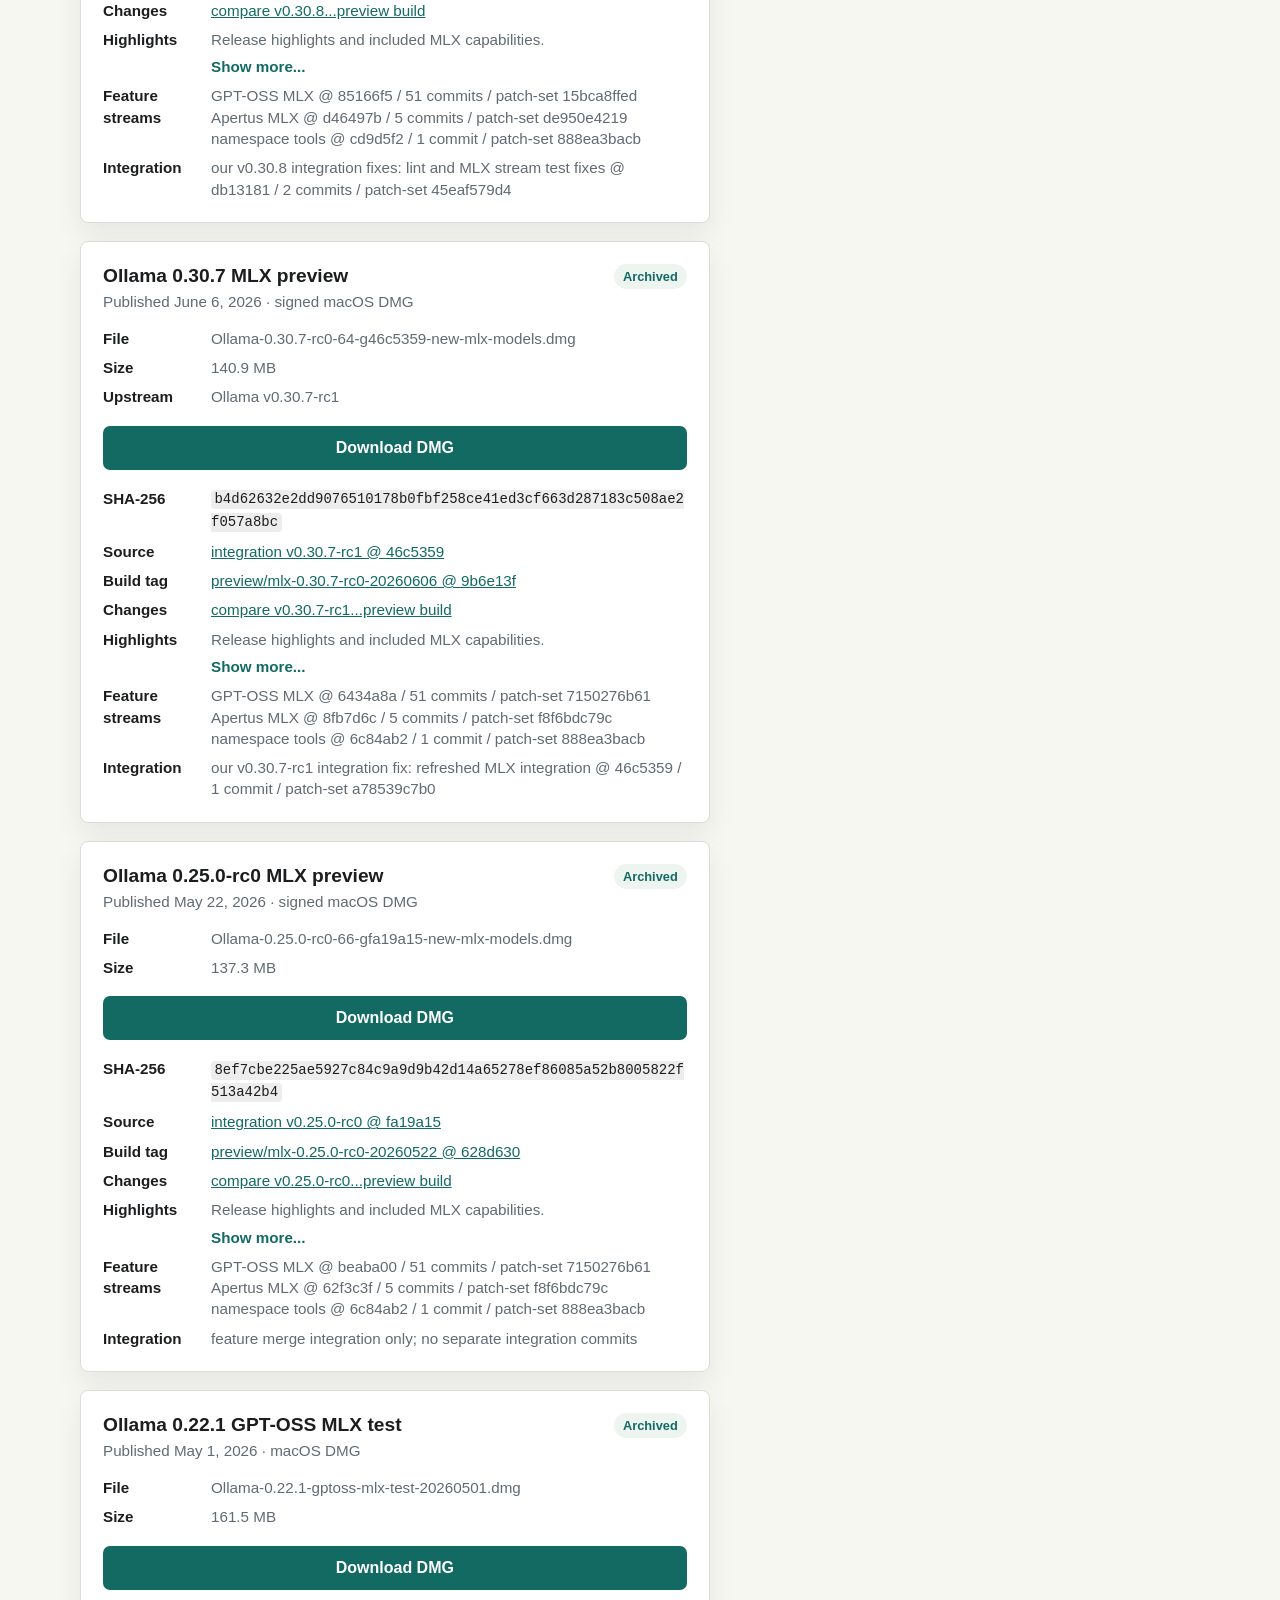
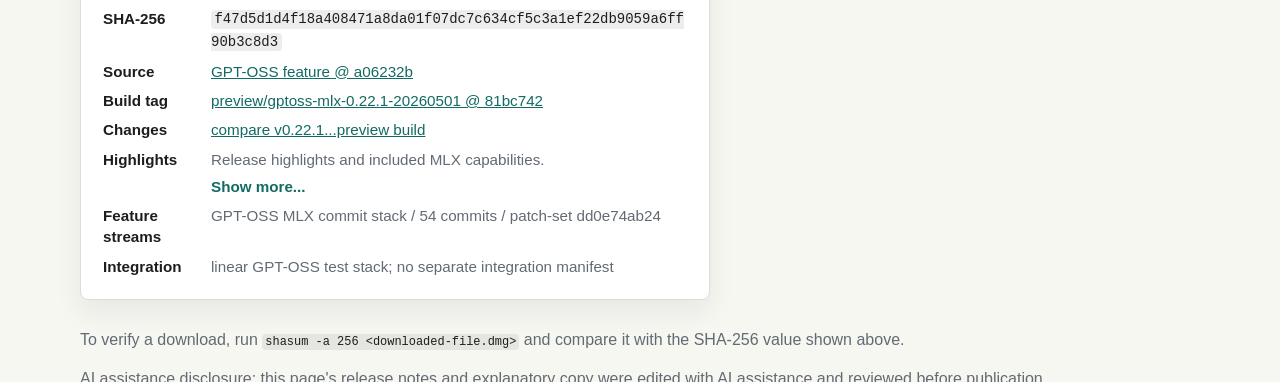
<file: Ollama/archive.html>
<!DOCTYPE html>
<html lang="en">
<head>
  <meta charset="UTF-8" />
  <meta name="viewport" content="width=device-width, initial-scale=1.0" />
  <meta name="description" content="Archived Ollama MLX preview builds for macOS." />

  <meta property="og:title" content="Ollama Preview Build Archive" />
  <meta property="og:description" content="Older macOS DMG test builds of Ollama with MLX preview integrations." />
  <meta property="og:image" content="AppIcon.png" />
  <meta property="og:type" content="website" />

  <link rel="icon" type="image/png" href="AppIcon.png" />
  <link rel="apple-touch-icon" href="AppIcon.png" />
  <title>Ollama Preview Build Archive</title>

  <link rel="stylesheet" href="styles.css" />
</head>
<body>
  <main>
    <header>
      <img src="AppIcon.png" alt="Ollama app icon" />
      <div>
        <h1>Ollama Preview Archive</h1>
        <p class="subtitle">
          Older signed macOS MLX preview builds kept for comparison,
          rollback testing, and release provenance. Current builds remain on
          the main download page.
        </p>
        <nav class="page-links" aria-label="Main navigation">
          <a href="index.html">Current builds</a>
          <a href="build.html">Build source</a>
          <a href="models.html">Models</a>
          <a href="archive.html" aria-current="page">Archive</a>
          <a href="https://github.com/pd95/ollama" aria-label="GitHub repository">GitHub</a>
        </nav>
      </div>
    </header>

    <div class="content-grid">
      <section class="releases archive-releases" aria-label="Downloads">
        <article class="download-card">
          <div class="card-heading">
            <div>
              <h2>Ollama 0.34.4 MLX preview</h2>
              <span class="build-meta">Published September 27, 2026 &middot; signed and notarized macOS DMG</span>
            </div>
            <span class="badge">Archived</span>
          </div>

          <dl class="details">
            <div><dt>File</dt><dd>Ollama-0.34.4-34-g090822a-mlx-preview-v0.34.4.dmg</dd></div>
            <div><dt>Size</dt><dd>193.7 MB</dd></div>
            <div><dt>SHA-256</dt><dd><code>92cb4bcf2ef7bb808b5025ed2d2beb1514141ceda6f49124a9793ada6ce8d028</code></dd></div>
            <div><dt>Upstream</dt><dd>Ollama v0.34.4 @ <code>b2da9e468af2</code></dd></div>
            <div><dt>Source</dt><dd><a href="https://github.com/pd95/ollama/tree/staging/v0.34.4/integration">integration v0.34.4</a> at <a href="https://github.com/pd95/ollama/commit/090822a16b595203d31f335b0baa8288a10c8c85">090822a16b59</a></dd></div>
            <div><dt>Build tag</dt><dd><a href="https://github.com/pd95/ollama/releases/tag/preview%2Fmlx-0.34.4-20260926">preview/mlx-0.34.4-20260926 @ 389d9817</a></dd></div>
            <div><dt>Changes</dt><dd><a href="https://github.com/ollama/ollama/compare/v0.34.4...pd95:ollama:389d9817e1b08d6f860e9678abc76b10cb4a1d14">compare v0.34.4...preview build</a></dd></div>
            <div>
              <dt>Highlights</dt>
              <dd><span class="expandable-field">
                <span class="expandable-summary">v0.34.4 base with desktop preferences, GPT-OSS, Apertus, Gemma 4 media, and Responses tools.</span>
                <span class="expandable-content"><span class="highlight-groups">
                  <span class="highlight-group"><span class="highlight-label">Official Ollama v0.34.4</span><span>New since v0.34.1 preview: first-run CLI setup, thinking controls, faster structured outputs, Apple Silicon model improvements, and reliability fixes.</span></span>
                  <span class="highlight-group"><span class="highlight-label">Desktop options in this build</span><span>The app remembers Chat or Apps as your home and whether the sidebar was open. Command-Q can hide the window while Ollama stays in the menu bar. It also includes a dedicated MLX-preview update check; switching to official Ollama remains a separate manual choice.</span></span>
                  <span class="highlight-group"><span class="highlight-label">Included MLX preview capabilities</span><span>Native GPT-OSS runtime with validated thinking and tool calling; Apertus 1.0 text and Apertus 1.1 Mini runtimes (see the <a href="models.html">model caveats</a>)<br>
                    Gemma 4 and Apertus 1.5 Omni image/audio with MP3, WebP, cancellation, and bounded media processing<br>
                    Responses namespace tools, custom apply_patch compatibility, sparse tokenizer allocation, and desktop audio attachments.</span></span>
                </span></span>
                <button class="expand-toggle" type="button" aria-expanded="false">Show more...</button>
              </span></dd>
            </div>
          </dl>

          <a class="download-button" href="https://github.com/pd95/ollama/releases/download/preview%2Fmlx-0.34.4-20260926/Ollama-0.34.4-34-g090822a-mlx-preview-v0.34.4.dmg">Download DMG</a>
        </article>

        <article class="download-card">
          <div class="card-heading">
            <div>
              <h2>Ollama 0.34.1 MLX preview</h2>
              <span class="build-meta">Published September 18, 2026 &middot; signed and notarized macOS DMG</span>
            </div>
            <span class="badge">Archived</span>
          </div>

          <dl class="details">
            <div><dt>File</dt><dd>Ollama-0.34.1-30-gc8b964e-mlx-preview-v0.34.1.dmg</dd></div>
            <div><dt>Size</dt><dd>192.5 MB</dd></div>
            <div><dt>SHA-256</dt><dd><code>bf0da003659be88682e1605628364d559c2cddffabae6f52f18cde57ae94f845</code></dd></div>
            <div><dt>Upstream</dt><dd>Ollama v0.34.1 @ <code>38fdb5dd58c7</code></dd></div>
            <div><dt>Source</dt><dd><a href="https://github.com/pd95/ollama/tree/staging/v0.34.1/integration">integration v0.34.1</a> at <a href="https://github.com/pd95/ollama/commit/c8b964edbd07964b35b85b730aab82d3b2b88f4d">c8b964edbd07</a></dd></div>
            <div><dt>Build tag</dt><dd><a href="https://github.com/pd95/ollama/releases/tag/preview%2Fmlx-0.34.1-20260917">preview/mlx-0.34.1-20260917 @ a6cb9367</a></dd></div>
            <div><dt>Changes</dt><dd><a href="https://github.com/ollama/ollama/compare/v0.34.1...pd95:ollama:a6cb936736813007cfc549181bc710a6d1031506">compare v0.34.1...preview build</a></dd></div>
            <div>
              <dt>Highlights</dt>
              <dd><span class="expandable-field">
                <span class="expandable-summary">v0.34.1 base with GPT-OSS, Apertus, Gemma 4 media, Responses tools, and desktop audio attachments.</span>
                <span class="expandable-content"><span class="highlight-groups">
                  <span class="highlight-group"><span class="highlight-label">Official Ollama v0.34.1</span><span>Updated official baseline with the current app, API, model-create, and runtime behavior from the stable v0.34.1 release.</span></span>
                  <span class="highlight-group"><span class="highlight-label">Included MLX preview capabilities</span><span>Native GPT-OSS runtime with validated thinking and tool calling; Apertus 1.0 text and Apertus 1.1 Mini runtimes (see the <a href="models.html">model caveats</a>)<br>
                    Gemma 4 and Apertus 1.5 Omni image/audio with MP3, WebP, cancellation, and bounded media processing<br>
                    Responses namespace tools, custom apply_patch compatibility, sparse tokenizer allocation, and desktop audio attachments.</span></span>
                </span></span>
                <button class="expand-toggle" type="button" aria-expanded="false">Show more...</button>
              </span></dd>
            </div>
          </dl>

          <a class="download-button" href="https://github.com/pd95/ollama/releases/download/preview%2Fmlx-0.34.1-20260917/Ollama-0.34.1-30-gc8b964e-mlx-preview-v0.34.1.dmg">Download DMG</a>
        </article>
        <article class="download-card">
          <div class="card-heading">
            <div>
              <h2>Ollama 0.33.3 MLX preview</h2>
              <span class="build-meta">Published September 5, 2026 &middot; signed and notarized macOS DMG</span>
            </div>
            <span class="badge">Archived</span>
          </div>

          <dl class="details">
            <div><dt>File</dt><dd>Ollama-0.33.3-75-g9581bea-mlx-preview-v0.33.3.dmg</dd></div>
            <div><dt>Size</dt><dd>155.9 MB</dd></div>
            <div><dt>SHA-256</dt><dd><code>529fd4c2fc81109e53b8e94db88a74ff6d339f10b1758d748bcaa7c7ab160063</code></dd></div>
            <div><dt>Upstream</dt><dd>Ollama v0.33.3 @ <code>b79067b0db74</code></dd></div>
            <div><dt>Source</dt><dd><a href="https://github.com/pd95/ollama/tree/staging/v0.33.3/integration">integration v0.33.3</a> at <a href="https://github.com/pd95/ollama/commit/9581beadf25c757ad8251cfdde58cdf76fd1eaba">9581beadf25c</a></dd></div>
            <div><dt>Build tag</dt><dd><a href="https://github.com/pd95/ollama/releases/tag/preview%2Fmlx-0.33.3-20260905">preview/mlx-0.33.3-20260905 @ 04f28a93</a></dd></div>
            <div><dt>Changes</dt><dd><a href="https://github.com/ollama/ollama/compare/v0.33.3...pd95:ollama:04f28a930d3b8413e51a8dd040abdec0c864c933">compare v0.33.3...preview build</a></dd></div>
            <div>
              <dt>Highlights</dt>
              <dd><span class="expandable-field">
                <span class="expandable-summary">v0.33.3 base with GPT-OSS, Apertus, Gemma 4 media, Responses tools, and desktop audio attachments.</span>
                <span class="expandable-content"><span class="highlight-groups">
                  <span class="highlight-group"><span class="highlight-label">Official Ollama v0.33.3</span><span>New since v0.33.2 preview: Gemma 4 image/audio support on MLX, cached prompt-token reporting, model-defined GGUF defaults, and updated MLX, MLX-C, and llama.cpp.</span></span>
                  <span class="highlight-group"><span class="highlight-label">Included MLX preview capabilities</span><span>Native GPT-OSS and Apertus runtimes, including retained Apertus Mini 4B behavior<br>
                    Gemma 4 and Apertus 1.5 Omni image/audio with MP3, WebP, and bounded media handling<br>
                    Thinking, tool calling, Responses namespaces, custom apply_patch, and desktop audio attachments across validated preview models.</span></span>
                </span></span>
                <button class="expand-toggle" type="button" aria-expanded="false">Show more...</button>
              </span></dd>
            </div>
          </dl>

          <a class="download-button" href="https://github.com/pd95/ollama/releases/download/preview%2Fmlx-0.33.3-20260905/Ollama-0.33.3-75-g9581bea-mlx-preview-v0.33.3.dmg">Download DMG</a>
        </article>
        <article class="download-card">
          <div class="card-heading">
            <div>
              <h2>Ollama 0.33.2 MLX preview</h2>
              <span class="build-meta">Published August 31, 2026 &middot; signed and notarized macOS DMG</span>
            </div>
            <span class="badge">Archived</span>
          </div>

          <dl class="details">
            <div><dt>File</dt><dd>Ollama-0.33.2-90-g6c08853-mlx-preview-v0.33.2.dmg</dd></div>
            <div><dt>Size</dt><dd>155.9 MB</dd></div>
            <div><dt>SHA-256</dt><dd><code>37fbe56a247acb85cadab01422e7f625544195f056a8dfff7a31f9555bc83422</code></dd></div>
            <div><dt>Upstream</dt><dd>Ollama v0.33.2 @ <code>f96e7aa0513b</code></dd></div>
            <div><dt>Source</dt><dd><a href="https://github.com/pd95/ollama/tree/staging/v0.33.2/integration">integration v0.33.2</a> at <a href="https://github.com/pd95/ollama/commit/6c088534e4e98c7cc7655d1346a938943b2a164f">6c088534e4e9</a></dd></div>
            <div><dt>Build tag</dt><dd><a href="https://github.com/pd95/ollama/tree/preview/mlx-0.33.2-20260831">preview/mlx-0.33.2-20260831 @ 1212c571</a></dd></div>
            <div><dt>Changes</dt><dd><a href="https://github.com/ollama/ollama/compare/v0.33.1...pd95:ollama:1212c571b9aeccd59e22fba9dcdeebefdf9bb3d2">compare v0.33.1...preview build</a></dd></div>
            <div>
              <dt>Highlights</dt>
              <dd><span class="highlight-groups">
                <span class="highlight-group"><span class="highlight-label">Official Ollama v0.33.2</span><span>New since v0.33.1 preview: updated official baseline with desktop and Claude-proxy behavior refinements plus discovery and ML API cleanup.</span></span>
                <span class="highlight-group"><span class="highlight-label">Included MLX preview capabilities</span><span>Native GPT-OSS and Apertus runtimes, including retained Apertus Mini 4B behavior<br>
                  Gemma 4 and Apertus 1.5 Omni ordered image/audio with bounded media handling<br>
                  Thinking, tool calling, Responses namespaces, custom apply_patch, and desktop audio attachments across validated preview models.</span></span>
                <span class="highlight-group"><span class="highlight-label">Release process</span><span>This first refresh used two collaborating AI agents to reconstruct and rebase the PR stack step by step, then validate functionality mostly autonomously. The user retained approval, signing, and publication decisions. Performance evidence is thermally inconclusive, so no quantitative performance claim is made.</span></span>
              </span></dd>
            </div>
          </dl>

          <a class="download-button" href="https://github.com/pd95/ollama/releases/download/preview%2Fmlx-0.33.2-20260831/Ollama-0.33.2-90-g6c08853-mlx-preview-v0.33.2.dmg">Download DMG</a>
        </article>

        <article class="download-card">
          <div class="card-heading">
            <div>
              <h2>Ollama 0.33.1 MLX preview</h2>
              <span class="build-meta">Published August 28, 2026 &middot; signed and notarized macOS DMG</span>
            </div>
            <span class="badge">Archived</span>
          </div>

          <dl class="details">
            <div>
              <dt>File</dt>
              <dd>Ollama-0.33.1-96-g6ffd70f-mlx-preview-v0.33.1.dmg</dd>
            </div>
            <div>
              <dt>Size</dt>
              <dd>155.9 MB</dd>
            </div>
            <div>
              <dt>SHA-256</dt>
              <dd><code>c18edd7ddff69027dac052b396d83bc2715c90c32985743113206cdb963c7841</code></dd>
            </div>
            <div>
              <dt>Upstream</dt>
              <dd>Ollama v0.33.1 @ <code>13f2fb8c9927</code></dd>
            </div>
            <div>
              <dt>Source</dt>
              <dd>
                <a href="https://github.com/pd95/ollama/tree/integration/mlx-preview-v0.33.1">
                  integration/mlx-preview-v0.33.1
                </a>
                at
                <a href="https://github.com/pd95/ollama/commit/914221b98518b198e3679ce8a2270f30f65c5460">
                  914221b98518
                </a>
              </dd>
            </div>
            <div>
              <dt>Build tag</dt>
              <dd>
                <a href="https://github.com/pd95/ollama/tree/preview/mlx-0.33.1-20260828">
                  preview/mlx-0.33.1-20260828 @ 6ffd70f
                </a>
              </dd>
            </div>
            <div>
              <dt>Changes</dt>
              <dd>
                <a href="https://github.com/ollama/ollama/compare/v0.33.1...pd95:ollama:6ffd70f1539deb8552c8e1339068662418965abb">
                  compare v0.33.1...preview build
                </a>
              </dd>
            </div>
            <div>
              <dt>Highlights</dt>
              <dd>
                <span class="highlight-groups">
                  <span class="highlight-group">
                    <span class="highlight-label">Official Ollama v0.33.1</span>
                    <span>New since v0.32.15 preview: Claude Desktop integration, more reliable resumed-prefill caching, structured MLX output, Qwen3.8 Flash Next, updated MLX and llama.cpp runtimes, and safer loading from slow storage.</span>
                  </span>
                  <span class="highlight-group">
                    <span class="highlight-label">Included MLX preview capabilities</span>
                    <span>Native GPT-OSS and Apertus runtimes, including Apertus 1.1 Mini affine imports<br>
                      Gemma 4 and Apertus 1.5 Omni ordered image/audio with quantized media, MP3, WebP, cancellation, and bounded processing<br>
                      Thinking, tool calling, Responses namespaces, and custom apply_patch support across validated preview models.</span>
                  </span>
                </span>
              </dd>
            </div>
          </dl>

          <a class="download-button" href="https://github.com/pd95/ollama/releases/download/preview%2Fmlx-0.33.1-20260828/Ollama-0.33.1-96-g6ffd70f-mlx-preview-v0.33.1.dmg">
            Download DMG
          </a>
        </article>

        <article class="download-card">
          <div class="card-heading">
            <div>
              <h2>Ollama 0.32.15 MLX preview &mdash; r2</h2>
              <span class="build-meta">Published August 23, 2026 &middot; signed and notarized macOS DMG</span>
            </div>
            <span class="badge">Archived</span>
          </div>

          <dl class="details">
            <div>
              <dt>File</dt>
              <dd>Ollama-0.32.15-78-g5b266ac-mlx-preview-v0.32.15-r2.dmg</dd>
            </div>
            <div>
              <dt>Size</dt>
              <dd>150.1 MB</dd>
            </div>
            <div>
              <dt>SHA-256</dt>
              <dd><code>6ed699b80b8b2babe0082ee76c00a5fcb02926fdadac182858e8f5c0f7c3b809</code></dd>
            </div>
            <div>
              <dt>Upstream</dt>
              <dd>Ollama v0.32.15 @ <code>b7871fc0d1d8</code></dd>
            </div>
            <div>
              <dt>Source</dt>
              <dd>
                <a href="https://github.com/pd95/ollama/tree/staging/v0.32.15-r2/integration-layered-refresh">
                  r2 layered integration
                </a>
                at
                <a href="https://github.com/pd95/ollama/commit/5b266ac469f26b9f5ffc7702a9b1bd1f1339c9fa">
                  5b266ac469f2
                </a>
              </dd>
            </div>
            <div>
              <dt>Build tag</dt>
              <dd>
                <a href="https://github.com/pd95/ollama/tree/preview/mlx-0.32.15-r2-20260823">
                  preview/mlx-0.32.15-r2-20260823 @ fd8b469
                </a>
              </dd>
            </div>
            <div>
              <dt>Changes</dt>
              <dd>
                <a href="https://github.com/ollama/ollama/compare/v0.32.15...pd95:ollama:fd8b4693a90383ad2e8cfa984acabe5e17def4a0">
                  compare v0.32.15...preview build
                </a>
              </dd>
            </div>
            <div>
              <dt>Highlights</dt>
              <dd>
                <span class="expandable-field">
                  <span class="expandable-summary">
                    v0.32.15 r2 with native GPT-OSS MXFP4 preservation, packed Apertus 70B MXFP8, media models, and Responses tools.
                  </span>
                  <span class="expandable-content">
                    <span class="highlight-groups">
                      <span class="highlight-group">
                        <span class="highlight-label">Official Ollama v0.32.15</span>
                        <span>New since v0.32.13 preview: desktop onboarding, safer mid-stream parser failures, WebP transcoding for llama-server, more tolerant Qwen system-message placement, and cached model metadata.</span>
                      </span>
                      <span class="highlight-group">
                        <span class="highlight-label">Included MLX preview capabilities</span>
                        <span>Native GPT-OSS and Apertus runtimes, including Apertus 1.1 Mini imports and published artifacts under <a href="models.html">conversation-quality investigation</a><br>
                          Gemma 4 and Apertus 1.5 Omni image/audio with MP3, WebP, bounded media handling, and desktop audio attachments<br>
                          Thinking, tool calling, and Responses namespace/custom apply_patch support across validated preview models.</span>
                      </span>
                      <span class="highlight-group">
                        <span class="highlight-label">r2 release fixes</span>
                        <span>Preserves native GPT-OSS MXFP4 snapshots and imports Apertus 70B as packed MXFP8. The signed DMG freshly created and ran GPT-OSS 20B/120B plus Apertus 70B.</span>
                      </span>
                    </span>
                  </span>
                  <button class="expand-toggle" type="button" aria-expanded="false">Show more...</button>
                </span>
              </dd>
            </div>
          </dl>

          <a class="download-button" href="https://github.com/pd95/ollama/releases/download/preview%2Fmlx-0.32.15-r2-20260823/Ollama-0.32.15-78-g5b266ac-mlx-preview-v0.32.15-r2.dmg">
            Download DMG
          </a>
        </article>

        <article class="download-card superseded archive-release-20260823">
          <div class="card-heading">
            <div>
              <h2>Ollama 0.32.15 MLX preview</h2>
              <span class="build-meta">Published August 23, 2026 &middot; signed and notarized macOS DMG</span>
            </div>
            <span class="badge">Archived</span>
          </div>

          <dl class="details">
            <div>
              <dt>File</dt>
              <dd>Ollama-0.32.15-72-g4ee3121-mlx-preview-v0.32.15.dmg &mdash; superseded; no download link published here</dd>
            </div>
            <div>
              <dt>Size</dt>
              <dd>150.1 MB</dd>
            </div>
          </dl>

          <span class="download-button disabled" aria-disabled="true">
            Superseded by v0.32.15-r2
          </span>

          <dl class="details">
            <div>
              <dt>SHA-256</dt>
              <dd><code>9a5247c04b27f09973dcda7c61fd7a2a3734a096e08895d107b759406e9182c1</code></dd>
            </div>
            <div>
              <dt>Upstream</dt>
              <dd>Ollama v0.32.15 @ <code>b7871fc0d1d8</code></dd>
            </div>
            <div>
              <dt>Source</dt>
              <dd>
                <a href="https://github.com/pd95/ollama/commit/4ee3121db780447d77d99e21844c77c00a997b07">
                  integration/mlx-preview-v0.32.15 @ 4ee3121
                </a>
              </dd>
            </div>
            <div>
              <dt>Build tag</dt>
              <dd>
                <a href="https://github.com/pd95/ollama/tree/preview/mlx-0.32.15-20260823">
                  preview/mlx-0.32.15-20260823 @ c3749e0
                </a>
              </dd>
            </div>
            <div>
              <dt>Changes</dt>
              <dd>
                <a href="https://github.com/ollama/ollama/compare/v0.32.15...pd95:ollama:c3749e06245e8af90aec2d3927edcc0d5a274254">
                  compare v0.32.15...initial preview build
                </a>
              </dd>
            </div>
            <div>
              <dt>Disposition</dt>
              <dd>Replaced the same day by r2, which preserves native GPT-OSS MXFP4 snapshots and imports Apertus 70B as packed MXFP8.</dd>
            </div>
          </dl>
        </article>

        <article class="download-card">
          <div class="card-heading">
            <div>
              <h2>Ollama 0.32.13 MLX preview &mdash; Codex apply_patch update</h2>
              <span class="build-meta">Published August 22, 2026 &middot; signed and notarized macOS DMG</span>
            </div>
            <span class="badge">Archived</span>
          </div>

          <dl class="details">
            <div>
              <dt>File</dt>
              <dd>Ollama-0.32.13-74-gcb9b2ae-mlx-preview-v0.32.13-applypatch1.dmg</dd>
            </div>
            <div>
              <dt>Size</dt>
              <dd>150.2 MB</dd>
            </div>
            <div>
              <dt>SHA-256</dt>
              <dd><code>304a403bb320e22e9707aaf086df68daebfa57477a5501aea440b672644b2952</code></dd>
            </div>
            <div>
              <dt>Upstream</dt>
              <dd>Ollama v0.32.13 @ <code>0f25c31bd53b</code></dd>
            </div>
            <div>
              <dt>Source</dt>
              <dd>
                <a href="https://github.com/pd95/ollama/tree/fix/responses-apply-patch-codex-regression">
                  fix/responses-apply-patch-codex-regression
                </a>
                at
                <a href="https://github.com/pd95/ollama/commit/cb9b2ae8e4c99da9c6cef509771959a9c0072a9e">
                  cb9b2ae
                </a>
              </dd>
            </div>
            <div>
              <dt>Build tag</dt>
              <dd>
                <a href="https://github.com/pd95/ollama/tree/preview/mlx-0.32.13-applypatch1-20260822">
                  preview/mlx-0.32.13-applypatch1-20260822 @ a68f9b5
                </a>
              </dd>
            </div>
            <div>
              <dt>Changes</dt>
              <dd>
                <a href="https://github.com/pd95/ollama/compare/f62636867e492d2160791a9cbfc1ecb38e3966c6...cb9b2ae8e4c99da9c6cef509771959a9c0072a9e">
                  compare audio-fix preview...apply_patch update
                </a>
              </dd>
            </div>
            <div>
              <dt>Highlights</dt>
              <dd>
                <span class="expandable-field">
                  <span class="expandable-summary">
                    v0.32.13 base with desktop audio attachments, Responses apply_patch compatibility, and the complete MLX model stack.
                  </span>
                  <span class="expandable-content">
                    <span class="highlight-groups">
                      <span class="highlight-group">
                        <span class="highlight-label">Official Ollama v0.32.13</span>
                        <span>Qwen 3.8 27B with Apple Silicon MLX optimization and developer-instruction support.</span>
                      </span>
                      <span class="highlight-group">
                        <span class="highlight-label">Included MLX preview capabilities</span>
                        <span>Native GPT-OSS and Apertus runtimes, including Apertus 1.1 Mini INT2&ndash;INT8 imports<br>
                          Gemma 4 and Apertus 1.5 Omni image/audio with MP3, WebP, and bounded media handling<br>
                          Thinking and tool calling across the supported preview models.</span>
                      </span>
                      <span class="highlight-group">
                        <span class="highlight-label">Desktop audio attachments</span>
                        <span>Select or drop MP3 and WAV files in chat; supported audio models receive the media bytes through the established chat transport.</span>
                      </span>
                      <span class="highlight-group">
                        <span class="highlight-label">Codex apply_patch compatibility</span>
                        <span>Exposes Codex custom apply_patch tools through the Responses API, while keeping ordinary non-GPT-OSS models on their supported tool path.</span>
                      </span>
                    </span>
                  </span>
                  <button class="expand-toggle" type="button" aria-expanded="false">Show more...</button>
                </span>
              </dd>
            </div>
          </dl>

          <a class="download-button" href="https://github.com/pd95/ollama/releases/download/preview%2Fmlx-0.32.13-applypatch1-20260822/Ollama-0.32.13-74-gcb9b2ae-mlx-preview-v0.32.13-applypatch1.dmg">
            Download DMG
          </a>
        </article>

        <article class="download-card superseded archive-release-20260822">
          <div class="card-heading">
            <div>
              <h2>Ollama 0.32.13 MLX preview &mdash; audio attachment update</h2>
              <span class="build-meta">Published August 22, 2026 &middot; signed and notarized macOS DMG</span>
            </div>
            <span class="badge">Archived</span>
          </div>

          <dl class="details">
            <div>
              <dt>File</dt>
              <dd>Ollama-0.32.13-71-gf626368-mlx-preview-v0.32.13-audiofix1.dmg &mdash; superseded; no download link published here</dd>
            </div>
            <div>
              <dt>Size</dt>
              <dd>150.2 MB</dd>
            </div>
          </dl>

          <span class="download-button disabled" aria-disabled="true">
            Superseded by apply_patch update
          </span>

          <dl class="details">
            <div>
              <dt>SHA-256</dt>
              <dd><code>5a13a5c8b69c83f1a5345390ec40e42c2a5888d7bf70150b2952a3bb6284bac9</code></dd>
            </div>
            <div>
              <dt>Upstream</dt>
              <dd>Ollama v0.32.13 @ <code>0f25c31bd53b</code></dd>
            </div>
            <div>
              <dt>Source</dt>
              <dd>
                <a href="https://github.com/pd95/ollama/tree/integration/mlx-preview-v0.32.13">
                  integration/mlx-preview-v0.32.13
                </a>
                plus
                <a href="https://github.com/pd95/ollama/commit/453ab089c1a5a4f750c0fcfe82ece2717d20e45e">
                  audio attachment support @ 453ab08
                </a>
              </dd>
            </div>
            <div>
              <dt>Build tag</dt>
              <dd>
                <a href="https://github.com/pd95/ollama/tree/preview/mlx-0.32.13-audiofix1-20260822">
                  preview/mlx-0.32.13-audiofix1-20260822 @ fa6ed46
                </a>
              </dd>
            </div>
            <div>
              <dt>Changes</dt>
              <dd>
                <a href="https://github.com/ollama/ollama/compare/v0.32.13...pd95:ollama:fa6ed4604c0c5ac6f2727598e8f44739aaca827b">
                  compare v0.32.13...audio attachment update
                </a>
                &middot;
                <a href="https://github.com/pd95/ollama/pull/20">desktop MP3 and WAV attachments</a>
              </dd>
            </div>
            <div>
              <dt>Disposition</dt>
              <dd>Superseded the same day by the complete v0.32.13 apply_patch compatibility update.</dd>
            </div>
            <div>
              <dt>Highlights</dt>
              <dd>
                <span class="highlight-groups">
                  <span class="highlight-group">
                    <span class="highlight-label">Official Ollama v0.32.13</span>
                    <span>New since v0.32.11 preview: Qwen 3.8 27B with Apple Silicon MLX optimization and developer-instruction support</span>
                  </span>
                  <span class="highlight-group">
                    <span class="highlight-label">Included MLX preview capabilities</span>
                    <span>Native GPT-OSS and Apertus runtimes, Apertus 1.1 Mini imports, Gemma 4 and Apertus 1.5 Omni media, thinking, tools, and Codex-compatible Responses support</span>
                  </span>
                  <span class="highlight-group">
                    <span class="highlight-label">Desktop audio attachments</span>
                    <span>Select or drop MP3 and WAV files in chat; supported audio models receive the media bytes through the established chat transport.</span>
                  </span>
                </span>
              </dd>
            </div>
          </dl>
        </article>

        <article class="download-card">
          <div class="card-heading">
            <div>
              <h2>Ollama 0.32.11 MLX preview</h2>
              <span class="build-meta">Published August 14, 2026 &middot; signed and notarized macOS DMG</span>
            </div>
            <span class="badge">Archived</span>
          </div>

          <dl class="details">
            <div>
              <dt>File</dt>
              <dd>Ollama-0.32.11-69-g347279a-mlx-preview-v0.32.11.dmg</dd>
            </div>
            <div>
              <dt>Size</dt>
              <dd>150.1 MB</dd>
            </div>
            <div>
              <dt>SHA-256</dt>
              <dd><code>780ba04c5a8e82b88c1160954db00cdc60c95f55ea275f2aedba78d570a45c2e</code></dd>
            </div>
            <div>
              <dt>Upstream</dt>
              <dd>Ollama v0.32.11 @ <code>39df91c9826b</code></dd>
            </div>
            <div>
              <dt>Source</dt>
              <dd>
                <a href="https://github.com/pd95/ollama/tree/integration/mlx-preview-v0.32.11">
                  integration/mlx-preview-v0.32.11
                </a>
                at
                <a href="https://github.com/pd95/ollama/commit/347279a4d3db777c6767fb1bbd4a3ab0e4b54541">
                  347279a4d3db
                </a>
              </dd>
            </div>
            <div>
              <dt>Build tag</dt>
              <dd>
                <a href="https://github.com/pd95/ollama/tree/preview/mlx-0.32.11-20260814">
                  preview/mlx-0.32.11-20260814 @ 354eec2
                </a>
              </dd>
            </div>
            <div>
              <dt>Changes</dt>
              <dd>
                <a href="https://github.com/ollama/ollama/compare/v0.32.11...pd95:ollama:354eec2555af98435c4d76a67c3b0f3cc768828f">
                  compare v0.32.11...preview build
                </a>
              </dd>
            </div>
            <div>
              <dt>Highlights</dt>
              <dd>
                <span class="expandable-field">
                  <span class="expandable-summary">
                    v0.32.11 base with GPT-OSS, Apertus 1.1 Mini, Gemma 4 and Apertus 1.5 Omni media, and Responses tools.
                  </span>
                  <span class="expandable-content">
                    <span class="highlight-groups">
                      <span class="highlight-group">
                        <span class="highlight-label">Official Ollama v0.32.11</span>
                        <span>New since v0.32.9 preview: Responses API web search, DeepSeek Harness and Muse Code launch integrations, faster global-scale NVFP4 MLX prefill, and Muse Glimmer template updates</span>
                      </span>
                      <span class="highlight-group">
                        <span class="highlight-label">Included MLX preview capabilities</span>
                        <span>Native GPT-OSS and Apertus runtimes, including Apertus 1.1 Mini INT2&ndash;INT8 imports<br>
                          Gemma 4 and Apertus 1.5 Omni image/audio with MP3, WebP, and bounded media handling<br>
                          Thinking, tool calling, and Codex-compatible Responses namespaces and custom apply_patch</span>
                      </span>
                    </span>
                  </span>
                  <button class="expand-toggle" type="button" aria-expanded="false">Show more...</button>
                </span>
              </dd>
            </div>
          </dl>

          <a class="download-button" href="https://github.com/pd95/ollama/releases/download/preview%2Fmlx-0.32.11-20260814/Ollama-0.32.11-69-g347279a-mlx-preview-v0.32.11.dmg">
            Download DMG
          </a>
        </article>

        <article class="download-card">
          <div class="card-heading">
            <div>
              <h2>Ollama 0.32.9 MLX preview</h2>
              <span class="build-meta">Published August 12, 2026 &middot; signed and notarized macOS DMG</span>
            </div>
            <span class="badge">Archived</span>
          </div>

          <dl class="details">
            <div>
              <dt>File</dt>
              <dd>Ollama-0.32.9-69-g968a221-mlx-preview-v0.32.9.dmg</dd>
            </div>
            <div>
              <dt>Size</dt>
              <dd>144.7 MB</dd>
            </div>
            <div>
              <dt>SHA-256</dt>
              <dd><code>fce34fdbb0fc32fcfdfbb7c65a4c561e168280eae9bcd970be957a7ae6161e18</code></dd>
            </div>
            <div>
              <dt>Upstream</dt>
              <dd>Ollama v0.32.9 @ <code>1d5febee105f</code></dd>
            </div>
            <div>
              <dt>Source</dt>
              <dd>
                <a href="https://github.com/pd95/ollama/tree/integration/mlx-preview-v0.32.9">
                  integration/mlx-preview-v0.32.9
                </a>
                at
                <a href="https://github.com/pd95/ollama/commit/968a221d96d9d08d73a1f1cca49e0d37de9f52cb">
                  968a221d96d9
                </a>
              </dd>
            </div>
            <div>
              <dt>Build tag</dt>
              <dd>
                <a href="https://github.com/pd95/ollama/tree/preview/mlx-0.32.9-20260812">
                  preview/mlx-0.32.9-20260812 @ f32721b
                </a>
              </dd>
            </div>
            <div>
              <dt>Changes</dt>
              <dd>
                <a href="https://github.com/ollama/ollama/compare/v0.32.9...pd95:ollama:f32721b8d38972e16a76fccba9e45b70945b0980">
                  compare v0.32.9...preview build
                </a>
              </dd>
            </div>
            <div>
              <dt>Highlights</dt>
              <dd>
                <span class="expandable-field">
                  <span class="expandable-summary">
                    v0.32.9 base with GPT-OSS, Apertus 1.1 Mini, Gemma 4 and Apertus 1.5 Omni media, and Responses tools.
                  </span>
                  <span class="expandable-content">
                    <span class="highlight-groups">
                      <span class="highlight-group">
                        <span class="highlight-label">Official Ollama v0.32.9</span>
                        <span>New since v0.32.6 preview: Muse Glimmer with MLX, DFlash, image input, and coding-agent support, plus Nemotron 3.5 Lightning</span>
                      </span>
                      <span class="highlight-group">
                        <span class="highlight-label">Included MLX preview capabilities</span>
                        <span>Native GPT-OSS and Apertus runtimes, including Apertus 1.1 Mini INT2&ndash;INT8 imports<br>
                          Gemma 4 and Apertus 1.5 Omni image/audio with MP3, WebP, and bounded media handling<br>
                          Thinking, tool calling, and Codex-compatible Responses namespaces and custom apply_patch</span>
                      </span>
                    </span>
                  </span>
                  <button class="expand-toggle" type="button" aria-expanded="false">Show more...</button>
                </span>
              </dd>
            </div>
          </dl>

          <a class="download-button" href="https://github.com/pd95/ollama/releases/download/preview%2Fmlx-0.32.9-20260812/Ollama-0.32.9-69-g968a221-mlx-preview-v0.32.9.dmg">
            Download DMG
          </a>
        </article>

        <article class="download-card">
          <div class="card-heading">
            <div>
              <h2>Ollama 0.32.6 MLX preview</h2>
              <span class="build-meta">Published August 8, 2026 &middot; signed and notarized macOS DMG</span>
            </div>
            <span class="badge">Archived</span>
          </div>

          <dl class="details">
            <div>
              <dt>File</dt>
              <dd>Ollama-0.32.6-71-gfb4ced9-mlx-preview-v0.32.6.dmg</dd>
            </div>
            <div>
              <dt>Size</dt>
              <dd>142.7 MB</dd>
            </div>
            <div>
              <dt>SHA-256</dt>
              <dd><code>7ad6dec5f4a9ee13ee3537fdf159025b47e871244a9151009a268663734b0604</code></dd>
            </div>
            <div>
              <dt>Upstream</dt>
              <dd>Ollama v0.32.6 @ <code>c82ebbd5bfb9</code></dd>
            </div>
            <div>
              <dt>Source</dt>
              <dd>
                <a href="https://github.com/pd95/ollama/tree/integration/mlx-preview-v0.32.6">
                  integration/mlx-preview-v0.32.6
                </a>
                at
                <a href="https://github.com/pd95/ollama/commit/fb4ced96a211532dc645d55b3e2175df0f622ed1">
                  fb4ced96a211
                </a>
              </dd>
            </div>
            <div>
              <dt>Build tag</dt>
              <dd>
                <a href="https://github.com/pd95/ollama/tree/preview/mlx-0.32.6-20260808">
                  preview/mlx-0.32.6-20260808 @ 5784120
                </a>
              </dd>
            </div>
            <div>
              <dt>Changes</dt>
              <dd>
                <a href="https://github.com/ollama/ollama/compare/v0.32.6...pd95:ollama:57841206ac3bdc2fdb3ac3f2431516b79b6386ff">
                  compare v0.32.6...preview build
                </a>
              </dd>
            </div>
            <div>
              <dt>Highlights</dt>
              <dd>
                <span class="expandable-field">
                  <span class="expandable-summary">
                    v0.32.6 base with GPT-OSS, Apertus 1.1 Mini, Gemma 4 and Apertus 1.5 Omni media, and Responses tools.
                  </span>
                  <span class="expandable-content">
                    <span class="highlight-groups">
                      <span class="highlight-group">
                        <span class="highlight-label">Official Ollama v0.32.6</span>
                        <span>New since v0.31.2 preview: including agent workflows, OpenAI streaming fixes, and MLX reliability/performance updates for Qwen3.5, recurrent models, and Laguna</span>
                      </span>
                      <span class="highlight-group">
                        <span class="highlight-label">Included MLX preview capabilities</span>
                        <span>Native GPT-OSS and Apertus runtimes, including Apertus 1.1 Mini INT2&ndash;INT8 imports<br>
                          Gemma 4 and Apertus 1.5 Omni image/audio with MP3, WebP, and bounded media handling<br>
                          Thinking, tool calling, and Codex-compatible Responses namespaces and custom apply_patch</span>
                      </span>
                    </span>
                  </span>
                  <button class="expand-toggle" type="button" aria-expanded="false">Show more...</button>
                </span>
              </dd>
            </div>
          </dl>

          <a class="download-button" href="https://github.com/pd95/ollama/releases/download/preview%2Fmlx-0.32.6-20260808/Ollama-0.32.6-71-gfb4ced9-mlx-preview-v0.32.6.dmg">
            Download DMG
          </a>
        </article>

        <article class="download-card">
          <div class="card-heading">
            <div>
              <h2>Ollama 0.31.2 MLX preview</h2>
              <span class="build-meta">Published August 8, 2026 &middot; signed macOS DMG</span>
            </div>
            <span class="badge">Archived</span>
          </div>

          <dl class="details">
            <div>
              <dt>File</dt>
              <dd>Ollama-0.31.2-67-g0d2a68f-mlx-preview-v0.31.2-apertus15.dmg</dd>
            </div>
            <div>
              <dt>Size</dt>
              <dd>127.0 MB</dd>
            </div>
            <div>
              <dt>SHA-256</dt>
              <dd><code>61b8b9345fac6facfe2462d559fbac8ca813858ed40b33909433cb55ac00f025</code></dd>
            </div>
            <div>
              <dt>Upstream</dt>
              <dd>Ollama v0.31.2</dd>
            </div>
            <div>
              <dt>Source</dt>
              <dd>
                <a href="https://github.com/pd95/ollama/commit/0d2a68f347b36f2a010a598e8a9d1229bdbfac11">
                  integration mlx-preview v0.31.2 Gemma 4 + Apertus 1.5 Omni @ 0d2a68f
                </a>
              </dd>
            </div>
            <div>
              <dt>Build tag</dt>
              <dd>
                <a href="https://github.com/pd95/ollama/releases/tag/preview%2Fmlx-0.31.2-apertus15-20260801">
                  preview/mlx-0.31.2-apertus15-20260801 @ 0d2a68f
                </a>
              </dd>
            </div>
            <div>
              <dt>Changes</dt>
              <dd>
                <a href="https://github.com/ollama/ollama/compare/v0.31.2...pd95:ollama:0d2a68f347b36f2a010a598e8a9d1229bdbfac11">
                  compare v0.31.2...source preview
                </a>
              </dd>
            </div>
            <div>
              <dt>Highlights</dt>
              <dd>
                <span class="expandable-field">
                  <span class="expandable-summary">
                    v0.31.2 base with Gemma 4, Apertus 1.5 Omni, GPT-OSS, and Responses tools.
                  </span>
                  <span class="expandable-content">
                    <span class="highlight-groups">
                      <span class="highlight-group">
                        <span class="highlight-label">Official Ollama v0.31.2</span>
                        <span>New since v0.31.2-rc2 preview: final release tag; source commit unchanged from the rc2 preview</span>
                      </span>
                      <span class="highlight-group">
                        <span class="highlight-label">Included MLX preview capabilities</span>
                        <span>Gemma 4 unified MLX image and audio support<br>
                          Apertus 1.5 Omni text, image, audio, and thinking controls<br>
                          GPT-OSS MLX and Responses namespace/apply_patch tools<br>
                          Gemma 4 tool-call safety integration</span>
                      </span>
                    </span>
                  </span>
                  <button class="expand-toggle" type="button" aria-expanded="false">Show more...</button>
                </span>
              </dd>
            </div>
          </dl>

          <a class="download-button" href="https://github.com/pd95/ollama/releases/download/preview%2Fmlx-0.31.2-apertus15-20260801/Ollama-0.31.2-67-g0d2a68f-mlx-preview-v0.31.2-apertus15.dmg">
            Download DMG
          </a>
        </article>

        <article class="download-card">
          <div class="card-heading">
            <div>
              <h2>Ollama 0.31.2 MLX source preview</h2>
              <span class="build-meta">Prepared August 1, 2026 &middot; Gemma 4 + Apertus 1.5 Omni &middot; source reference</span>
            </div>
            <span class="badge">Source only</span>
          </div>

          <dl class="details">
            <div>
              <dt>Status</dt>
              <dd>Source-only reference for local builds and source artifact downloads. The signed DMG above supersedes this source preview for normal installation.</dd>
            </div>
            <div>
              <dt>Upstream</dt>
              <dd>Ollama v0.31.2</dd>
            </div>
            <div>
              <dt>Source</dt>
              <dd>
                <a href="https://github.com/pd95/ollama/tree/preview/mlx-0.31.2-apertus15-20260801">
                  preview/mlx-0.31.2-apertus15-20260801
                </a>
              </dd>
            </div>
            <div>
              <dt>Archive</dt>
              <dd>
                <a href="https://github.com/pd95/ollama/archive/refs/tags/preview/mlx-0.31.2-apertus15-20260801.tar.gz">
                  source tar.gz for preview/mlx-0.31.2-apertus15-20260801
                </a>
              </dd>
            </div>
            <div>
              <dt>Changes</dt>
              <dd>
                <a href="https://github.com/ollama/ollama/compare/v0.31.2...pd95:ollama:0d2a68f347b36f2a010a598e8a9d1229bdbfac11">
                  compare v0.31.2...source preview
                </a>
              </dd>
            </div>
            <div>
              <dt>Highlights</dt>
              <dd>
                <span class="expandable-field">
                  <span class="expandable-summary">
                    Source reference for Gemma 4, Apertus 1.5 Omni, GPT-OSS, and Responses tools.
                  </span>
                  <span class="expandable-content">
                    <span class="highlight-groups">
                      <span class="highlight-group">
                        <span class="highlight-label">Official Ollama v0.31.2</span>
                        <span>New since v0.31.2-rc2 preview: final release tag; source reference kept for local builds</span>
                      </span>
                      <span class="highlight-group">
                        <span class="highlight-label">Included source preview capabilities</span>
                        <span>Gemma 4 unified MLX image and audio support<br>
                          Apertus 1.5 Omni text, image, audio, and thinking controls<br>
                          GPT-OSS MLX and Responses namespace/apply_patch tools<br>
                          Gemma 4 tool-call safety integration</span>
                      </span>
                    </span>
                  </span>
                  <button class="expand-toggle" type="button" aria-expanded="false">Show more...</button>
                </span>
              </dd>
            </div>
          </dl>

          <span class="download-button disabled" aria-disabled="true">
            Source archive only
          </span>
        </article>



        <article class="download-card">
          <div class="card-heading">
            <div>
              <h2>Ollama 0.31.2-rc2 MLX preview</h2>
              <span class="build-meta">Published July 8, 2026 &middot; signed macOS DMG</span>
            </div>
            <span class="badge">Archived</span>
          </div>

          <dl class="details">
            <div>
              <dt>File</dt>
              <dd>Ollama-0.31.2-rc2-13-gdf00506-mlx-preview-v0.31.2.dmg</dd>
            </div>
            <div>
              <dt>Size</dt>
              <dd>126.6 MB</dd>
            </div>
          </dl>

          <a class="download-button" href="https://github.com/pd95/ollama/releases/download/preview%2Fmlx-0.31.2-20260708/Ollama-0.31.2-rc2-13-gdf00506-mlx-preview-v0.31.2.dmg">
            Download DMG
          </a>

          <dl class="details">
            <div>
              <dt>SHA-256</dt>
              <dd><code>851b49641b7e7e8b87d024c6f8c7395309a9ae99e285c56d5b2dcee346122208</code></dd>
            </div>
            <div>
              <dt>Source</dt>
              <dd>
                <a href="https://github.com/pd95/ollama/commit/df00506a3d2815f66e7b90c692ebf3cbb7717ded">
                  integration mlx-preview v0.31.2 @ df00506
                </a>
              </dd>
            </div>
            <div>
              <dt>Build tag</dt>
              <dd>
                <a href="https://github.com/pd95/ollama/releases/tag/preview%2Fmlx-0.31.2-20260708">
                  preview/mlx-0.31.2-20260708 @ ab020d5
                </a>
              </dd>
            </div>
            <div>
              <dt>Changes</dt>
              <dd>
                <a href="https://github.com/ollama/ollama/compare/v0.31.2-rc2...pd95:ollama:ab020d5c6362426ef713f5503fed8bda81be7657">
                  compare v0.31.2-rc2...preview build
                </a>
              </dd>
            </div>
            <div>
              <dt>Highlights</dt>
              <dd>
                <span class="highlight-groups">
                  <span class="highlight-group">
                    <span class="highlight-label">Official Ollama v0.31.2-rc2</span>
                    <span>New since v0.31.1 preview: x/create rewrite, agent harness work, GGUF create hardening, thinking-parser formatting fixes, iGPU projector offload padding, and MLX/llama.cpp updates</span>
                  </span>
                  <span class="highlight-group">
                    <span class="highlight-label">Included MLX preview capabilities</span>
                    <span>GPT-OSS, Apertus, namespace tools, and custom apply_patch streams</span>
                  </span>
                </span>
              </dd>
            </div>
          </dl>
        </article>

        <article class="download-card">
          <div class="card-heading">
            <div>
              <h2>Ollama 0.31.1 MLX preview</h2>
              <span class="build-meta">Published July 3, 2026 &middot; signed macOS DMG</span>
            </div>
            <span class="badge">Archived</span>
          </div>

          <dl class="details">
            <div>
              <dt>File</dt>
              <dd>Ollama-0.31.1-76-gae08bbf-mlx-preview-v0.31.1.dmg</dd>
            </div>
            <div>
              <dt>Size</dt>
              <dd>126.7 MB</dd>
            </div>
          </dl>

          <a class="download-button" href="https://github.com/pd95/ollama/releases/download/preview%2Fmlx-0.31.1-20260703/Ollama-0.31.1-76-gae08bbf-mlx-preview-v0.31.1.dmg">
            Download DMG
          </a>

          <dl class="details">
            <div>
              <dt>SHA-256</dt>
              <dd><code>db4179aeb464e6d8c90111b6b6f704ab6b19aa646e99a50235143aa1fc41f1e8</code></dd>
            </div>
            <div>
              <dt>Source</dt>
              <dd>
                <a href="https://github.com/pd95/ollama/commit/ae08bbf2d998d86ef7782e0f4542dd64f2f6f6f0">
                  integration mlx-preview v0.31.1 @ ae08bbf
                </a>
              </dd>
            </div>
            <div>
              <dt>Build tag</dt>
              <dd>
                <a href="https://github.com/pd95/ollama/releases/tag/preview%2Fmlx-0.31.1-20260702">
                  preview/mlx-0.31.1-20260702 @ 9787477
                </a>
              </dd>
            </div>
            <div>
              <dt>Changes</dt>
              <dd>
                <a href="https://github.com/ollama/ollama/compare/v0.31.1...pd95:ollama:978747727158bfe4c881dd68934ef49b0e1ae690">
                  compare v0.31.1...preview build
                </a>
              </dd>
            </div>
            <div>
              <dt>Highlights</dt>
              <dd>
                <span class="highlight-groups">
                  <span class="highlight-group">
                    <span class="highlight-label">Official Ollama v0.31.1</span>
                    <span>New since July 2 v0.31.1 preview: official base unchanged</span>
                  </span>
                  <span class="highlight-group">
                    <span class="highlight-label">Included MLX preview capabilities</span>
                    <span>GPT-OSS, Apertus, namespace tools, custom apply_patch, and MLX fix streams</span>
                  </span>
                </span>
              </dd>
            </div>
            <div>
              <dt>Feature streams</dt>
              <dd>
                GPT-OSS MLX @ 7133925 / 60 commits / patch-set d13ced4383<br>
                Apertus MLX @ 42f6bf5 / 5 commits / patch-set 140a9a73c2<br>
                namespace tools @ eb608e4 / 1 commit / patch-set 888ea3bacb<br>
                apply_patch tool @ a7cb2b3 / 1 commit / patch-set fe3c6cfd8a
              </dd>
            </div>
            <div>
              <dt>Fix streams</dt>
              <dd>
                MLX create worker stream fix @ 0e74971 / 1 commit /
                patch-set 29b27915f0<br>
                Qwen MLX MTP import skip @ f6d4676 / 1 commit /
                patch-set 3111ed0a2a
              </dd>
            </div>
            <div>
              <dt>Integration</dt>
              <dd>
                gofumpt return style @ acbd586 / 1 commit /
                patch-set d02fc440de
              </dd>
            </div>
          </dl>
        </article>

        <article class="download-card superseded">
          <div class="card-heading">
            <div>
              <h2>Ollama 0.31.1 MLX preview</h2>
              <span class="build-meta">Published July 2, 2026 &middot; signed macOS DMG</span>
            </div>
            <span class="badge">Archived</span>
          </div>

          <dl class="details">
            <div>
              <dt>File</dt>
              <dd>Ollama-0.31.1-74-gacbd586-mlx-preview-v0.31.1.dmg</dd>
            </div>
            <div>
              <dt>Size</dt>
              <dd>126.7 MB</dd>
            </div>
          </dl>

          <span class="download-button disabled" aria-disabled="true">
            Superseded by July 3 build
          </span>

          <dl class="details">
            <div>
              <dt>SHA-256</dt>
              <dd><code>173444edf632222e21dc3a34fe3d3c8ac5e2ab34c4c790e813c3b78a203e8742</code></dd>
            </div>
            <div>
              <dt>Source</dt>
              <dd>
                <a href="https://github.com/pd95/ollama/commit/acbd586993b380c5412fe04b3b2ccd6f5b73e4a0">
                  integration mlx-preview v0.31.1 @ acbd586
                </a>
              </dd>
            </div>
            <div>
              <dt>Build commit</dt>
              <dd>
                <a href="https://github.com/pd95/ollama/commit/e978e236613a1319b5331b7615288036c4ca8e64">
                  superseded preview build @ e978e23
                </a>
              </dd>
            </div>
            <div>
              <dt>Changes</dt>
              <dd>
                <a href="https://github.com/ollama/ollama/compare/v0.31.1...pd95:ollama:e978e236613a1319b5331b7615288036c4ca8e64">
                  compare v0.31.1...superseded preview build
                </a>
              </dd>
            </div>
            <div>
              <dt>Highlights</dt>
              <dd>
                <span class="highlight-groups">
                  <span class="highlight-group">
                    <span class="highlight-label">Official Ollama v0.31.1</span>
                    <span>New since v0.30.10 preview: Gemma 4 MoE loading fixes, MLX context-size reporting, native chat-template generation alignment, speculative-decoding runtime work, and llama.cpp/MLX dependency updates</span>
                  </span>
                  <span class="highlight-group">
                    <span class="highlight-label">Included MLX preview capabilities</span>
                    <span>GPT-OSS, Apertus, namespace tools, custom apply_patch, and MLX fix streams</span>
                  </span>
                </span>
              </dd>
            </div>
            <div>
              <dt>Feature streams</dt>
              <dd>
                GPT-OSS MLX @ 7133925 / 60 commits / patch-set d13ced4383<br>
                Apertus MLX @ 42f6bf5 / 5 commits / patch-set 140a9a73c2<br>
                namespace tools @ eb608e4 / 1 commit / patch-set 888ea3bacb<br>
                apply_patch tool @ a7cb2b3 / 1 commit / patch-set fe3c6cfd8a
              </dd>
            </div>
            <div>
              <dt>Fix streams</dt>
              <dd>
                MLX create worker stream fix @ 0e74971 / 1 commit /
                patch-set 29b27915f0
              </dd>
            </div>
            <div>
              <dt>Integration</dt>
              <dd>
                gofumpt return style @ acbd586 / 1 commit /
                patch-set d02fc440de
              </dd>
            </div>
          </dl>
        </article>

        <article class="download-card">
          <div class="card-heading">
            <div>
              <h2>Ollama 0.30.10 MLX preview</h2>
              <span class="build-meta">Published June 22, 2026 &middot; signed macOS DMG</span>
            </div>
            <span class="badge">Archived</span>
          </div>

          <dl class="details">
            <div>
              <dt>File</dt>
              <dd>Ollama-0.30.10-76-ga256e86-mlx-preview-v0.30.10.dmg</dd>
            </div>
            <div>
              <dt>Size</dt>
              <dd>140.5 MB</dd>
            </div>
          </dl>

          <a class="download-button" href="https://github.com/pd95/ollama/releases/download/preview%2Fmlx-0.30.10-20260622/Ollama-0.30.10-76-ga256e86-mlx-preview-v0.30.10.dmg">
            Download DMG
          </a>

          <dl class="details">
            <div>
              <dt>SHA-256</dt>
              <dd><code>60e3a9c9e8d4edde8b749ea290b9f338411a2edb1de3dfcef5246781adf46fb3</code></dd>
            </div>
            <div>
              <dt>Source</dt>
              <dd>
                <a href="https://github.com/pd95/ollama/commit/a256e8651d6a81aabaeb2300ffbe8581b9fe173f">
                  integration mlx-preview v0.30.10 @ a256e86
                </a>
              </dd>
            </div>
            <div>
              <dt>Build tag</dt>
              <dd>
                <a href="https://github.com/pd95/ollama/releases/tag/preview%2Fmlx-0.30.10-20260622">
                  preview/mlx-0.30.10-20260622 @ 6beda15
                </a>
              </dd>
            </div>
            <div>
              <dt>Changes</dt>
              <dd>
                <a href="https://github.com/ollama/ollama/compare/v0.30.10...pd95:ollama:6beda15ccb4b97fe6e331f08a7ba28cbbfd361fd">
                  compare v0.30.10...preview build
                </a>
              </dd>
            </div>
            <div>
              <dt>Highlights</dt>
              <dd>
                <span class="highlight-groups">
                  <span class="highlight-group">
                    <span class="highlight-label">Official Ollama v0.30.10</span>
                    <span>New since June 21 v0.30.10 preview: official base unchanged</span>
                  </span>
                  <span class="highlight-group">
                    <span class="highlight-label">Included MLX preview capabilities</span>
                    <span>GPT-OSS, Apertus, namespace tools, custom apply_patch, and MLX cache/create fixes</span>
                  </span>
                </span>
              </dd>
            </div>
            <div>
              <dt>Feature streams</dt>
              <dd>
                GPT-OSS MLX @ 10cad87 / 58 commits / patch-set 42ebc4d6b8<br>
                Apertus MLX @ 42f6bf5 / 5 commits / patch-set 140a9a73c2<br>
                namespace tools @ eb608e4 / 1 commit / patch-set 888ea3bacb<br>
                apply_patch tool @ a7cb2b3 / 1 commit / patch-set fe3c6cfd8a
              </dd>
            </div>
            <div>
              <dt>Fix streams</dt>
              <dd>
                MLX cache restore correctness @ 85b7cd9 / 1 commit /
                patch-set f3c66004e6<br>
                MLX create worker stream fix @ 0e74971 / 1 commit /
                patch-set 29b27915f0
              </dd>
            </div>
            <div>
              <dt>Integration</dt>
              <dd>feature and fix stream merge integration only; no separate integration commits</dd>
            </div>
          </dl>
        </article>

        <article class="download-card">
          <div class="card-heading">
            <div>
              <h2>Ollama 0.30.10 MLX preview</h2>
              <span class="build-meta">Published June 21, 2026 &middot; signed macOS DMG</span>
            </div>
            <span class="badge">Archived</span>
          </div>

          <dl class="details">
            <div>
              <dt>File</dt>
              <dd>Ollama-0.30.10-68-g6ce4460-new-mlx-models-upstream-v0.30.10-apply-patch.dmg</dd>
            </div>
            <div>
              <dt>Size</dt>
              <dd>140.5 MB</dd>
            </div>
          </dl>

          <a class="download-button" href="https://github.com/pd95/ollama/releases/download/preview%2Fmlx-0.30.10-20260621/Ollama-0.30.10-68-g6ce4460-new-mlx-models-upstream-v0.30.10-apply-patch.dmg">
            Download DMG
          </a>

          <dl class="details">
            <div>
              <dt>SHA-256</dt>
              <dd><code>22cf3f303fe3bcb87c7cad9c417c977b728494ff88aa9c71cc28252f7a501a33</code></dd>
            </div>
            <div>
              <dt>Source</dt>
              <dd>
                <a href="https://github.com/pd95/ollama/commit/6ce4460e1be722caf868de6a62d1d7d4501d4d7c">
                  integration v0.30.10 apply_patch @ 6ce4460
                </a>
              </dd>
            </div>
            <div>
              <dt>Build tag</dt>
              <dd>
                <a href="https://github.com/pd95/ollama/releases/tag/preview%2Fmlx-0.30.10-20260621">
                  preview/mlx-0.30.10-20260621 @ f746c89
                </a>
              </dd>
            </div>
            <div>
              <dt>Changes</dt>
              <dd>
                <a href="https://github.com/ollama/ollama/compare/v0.30.10...pd95:ollama:f746c891a75034c6d235bc60dd03a0a31962c6f0">
                  compare v0.30.10...preview build
                </a>
              </dd>
            </div>
            <div>
              <dt>Highlights</dt>
              <dd>
                <span class="highlight-groups">
                  <span class="highlight-group">
                    <span class="highlight-label">Official Ollama v0.30.10</span>
                    <span>New since June 19 v0.30.10 preview: official base unchanged</span>
                  </span>
                  <span class="highlight-group">
                    <span class="highlight-label">Included MLX preview capabilities</span>
                    <span>GPT-OSS, Apertus, namespace tools, custom apply_patch, and Cohere import compatibility</span>
                  </span>
                </span>
              </dd>
            </div>
            <div>
              <dt>Feature streams</dt>
              <dd>
                GPT-OSS MLX @ 85166f5 / 51 commits / patch-set 15bca8ffed<br>
                Apertus MLX @ d46497b / 5 commits / patch-set de950e4219<br>
                namespace tools @ cd9d5f2 / 1 commit / patch-set 888ea3bacb<br>
                apply_patch tool @ 0ef6086 / 1 commit / patch-set fe3c6cfd8a
              </dd>
            </div>
            <div>
              <dt>Integration</dt>
              <dd>
                our v0.30.10 integration fix:
                Cohere import transform compatibility @ 6ce4460 /
                1 commit / patch-set e6a65c244e
              </dd>
            </div>
          </dl>
        </article>

        <article class="download-card superseded">
          <div class="card-heading">
            <div>
              <h2>Ollama 0.30.10 MLX preview</h2>
              <span class="build-meta">Published June 19, 2026 &middot; signed macOS DMG</span>
            </div>
            <span class="badge">Archived</span>
          </div>

          <dl class="details">
            <div>
              <dt>File</dt>
              <dd>June 19 artifact superseded; no download link published here</dd>
            </div>
            <div>
              <dt>Size</dt>
              <dd>140.5 MB</dd>
            </div>
          </dl>

          <span class="download-button disabled" aria-disabled="true">
            Superseded by June 21 build
          </span>

          <dl class="details">
            <div>
              <dt>SHA-256</dt>
              <dd><code>58e87875c4bd318ee1725973738b65734db61cff5594de746e6ce045fd4dd42a</code> for the superseded June 19 artifact</dd>
            </div>
            <div>
              <dt>Source</dt>
              <dd>
                <a href="https://github.com/pd95/ollama/commit/6ce4460e1be722caf868de6a62d1d7d4501d4d7c">
                  integration v0.30.10 apply_patch @ 6ce4460
                </a>
              </dd>
            </div>
            <div>
              <dt>Build tag</dt>
              <dd>
                <a href="https://github.com/pd95/ollama/releases/tag/preview%2Fmlx-0.30.10-20260619">
                  preview/mlx-0.30.10-20260619 @ 01f9a8f
                </a>
              </dd>
            </div>
            <div>
              <dt>Changes</dt>
              <dd>
                <a href="https://github.com/ollama/ollama/compare/v0.30.10...pd95:ollama:01f9a8ffde5dfaacfae1b1392ba2c002f883d082">
                  compare v0.30.10...preview build
                </a>
              </dd>
            </div>
            <div>
              <dt>Highlights</dt>
              <dd>
                <span class="highlight-groups">
                  <span class="highlight-group">
                    <span class="highlight-label">Official Ollama v0.30.10</span>
                    <span>New since v0.30.8 preview: Cohere2 MoE MLX support, context-shift handling for large context windows, context-limit errors, LFM2 thinking-template updates, and llama.cpp updates</span>
                  </span>
                  <span class="highlight-group">
                    <span class="highlight-label">Included MLX preview capabilities</span>
                    <span>GPT-OSS, Apertus, namespace tools, custom apply_patch, and Cohere import compatibility</span>
                  </span>
                </span>
              </dd>
            </div>
            <div>
              <dt>Feature streams</dt>
              <dd>
                GPT-OSS MLX @ 85166f5 / 51 commits / patch-set 15bca8ffed<br>
                Apertus MLX @ d46497b / 5 commits / patch-set de950e4219<br>
                namespace tools @ cd9d5f2 / 1 commit / patch-set 888ea3bacb<br>
                apply_patch tool @ 0ef6086 / 1 commit / patch-set fe3c6cfd8a
              </dd>
            </div>
            <div>
              <dt>Integration</dt>
              <dd>
                our v0.30.10 integration fix:
                Cohere import transform compatibility @ 6ce4460 /
                1 commit / patch-set e6a65c244e
              </dd>
            </div>
          </dl>
        </article>

        <article class="download-card">
          <div class="card-heading">
            <div>
              <h2>Ollama 0.30.8 MLX preview</h2>
              <span class="build-meta">Published June 14, 2026 &middot; signed macOS DMG</span>
            </div>
            <span class="badge">Archived</span>
          </div>

          <dl class="details">
            <div>
              <dt>File</dt>
              <dd>Ollama-0.30.8-64-gdb13181-new-mlx-models-upstream-v0.30.8.dmg</dd>
            </div>
            <div>
              <dt>Size</dt>
              <dd>140.9 MB</dd>
            </div>
          </dl>

          <a class="download-button" href="https://github.com/pd95/ollama/releases/download/preview%2Fmlx-0.30.8-20260614/Ollama-0.30.8-64-gdb13181-new-mlx-models-upstream-v0.30.8.dmg">
            Download DMG
          </a>

          <dl class="details">
            <div>
              <dt>SHA-256</dt>
              <dd><code>10dc57ca9d708a6b7c4451d947eefc0d4e0390399a3c570bae211fc9d4b9468c</code></dd>
            </div>
            <div>
              <dt>Source</dt>
              <dd>
                <a href="https://github.com/pd95/ollama/commit/db1318159bb91181b8dffa0a27777461cb8cd74f">
                  integration v0.30.8 @ db13181
                </a>
              </dd>
            </div>
            <div>
              <dt>Build tag</dt>
              <dd>
                <a href="https://github.com/pd95/ollama/releases/tag/preview%2Fmlx-0.30.8-20260614">
                  preview/mlx-0.30.8-20260614 @ a149d18
                </a>
              </dd>
            </div>
            <div>
              <dt>Changes</dt>
              <dd>
                <a href="https://github.com/ollama/ollama/compare/v0.30.8...pd95:ollama:a149d1836ca37ef82e01d8f4555937c6d5f96d5a">
                  compare v0.30.8...preview build
                </a>
              </dd>
            </div>
            <div>
              <dt>Highlights</dt>
              <dd>
                <span class="highlight-groups">
                  <span class="highlight-group">
                    <span class="highlight-label">Official Ollama v0.30.8</span>
                    <span>New since v0.30.7 preview: launch-provider drift fixes, prompt-cache and context-shift separation, MLX layer over-promotion hardening, speculative-cache snapshots, and recurrent-state handling</span>
                  </span>
                  <span class="highlight-group">
                    <span class="highlight-label">Included MLX preview capabilities</span>
                    <span>GPT-OSS, Apertus, namespace tools, and v0.30.8 integration fixes</span>
                  </span>
                </span>
              </dd>
            </div>
            <div>
              <dt>Feature streams</dt>
              <dd>
                GPT-OSS MLX @ 85166f5 / 51 commits / patch-set 15bca8ffed<br>
                Apertus MLX @ d46497b / 5 commits / patch-set de950e4219<br>
                namespace tools @ cd9d5f2 / 1 commit / patch-set 888ea3bacb
              </dd>
            </div>
            <div>
              <dt>Integration</dt>
              <dd>
                our v0.30.8 integration fixes:
                lint and MLX stream test fixes @ db13181 / 2 commits /
                patch-set 45eaf579d4
              </dd>
            </div>
          </dl>
        </article>

        <article class="download-card">
          <div class="card-heading">
            <div>
              <h2>Ollama 0.30.7 MLX preview</h2>
              <span class="build-meta">Published June 6, 2026 &middot; signed macOS DMG</span>
            </div>
            <span class="badge">Archived</span>
          </div>

          <dl class="details">
            <div>
              <dt>File</dt>
              <dd>Ollama-0.30.7-rc0-64-g46c5359-new-mlx-models.dmg</dd>
            </div>
            <div>
              <dt>Size</dt>
              <dd>140.9 MB</dd>
            </div>
            <div>
              <dt>Upstream</dt>
              <dd>Ollama v0.30.7-rc1</dd>
            </div>
          </dl>

          <a class="download-button" href="https://github.com/pd95/ollama/releases/download/preview%2Fmlx-0.30.7-rc0-20260606/Ollama-0.30.7-rc0-64-g46c5359-new-mlx-models.dmg">
            Download DMG
          </a>

          <dl class="details">
            <div>
              <dt>SHA-256</dt>
              <dd><code>b4d62632e2dd9076510178b0fbf258ce41ed3cf663d287183c508ae2f057a8bc</code></dd>
            </div>
            <div>
              <dt>Source</dt>
              <dd>
                <a href="https://github.com/pd95/ollama/commit/46c53594b303b780997a4a450187b4e149d9c0b7">
                  integration v0.30.7-rc1 @ 46c5359
                </a>
              </dd>
            </div>
            <div>
              <dt>Build tag</dt>
              <dd>
                <a href="https://github.com/pd95/ollama/releases/tag/preview%2Fmlx-0.30.7-rc0-20260606">
                  preview/mlx-0.30.7-rc0-20260606 @ 9b6e13f
                </a>
              </dd>
            </div>
            <div>
              <dt>Changes</dt>
              <dd>
                <a href="https://github.com/ollama/ollama/compare/v0.30.7-rc1...pd95:ollama:9b6e13fa97cbc1e06ec49ff31e476a994f4ff706">
                  compare v0.30.7-rc1...preview build
                </a>
              </dd>
            </div>
            <div>
              <dt>Highlights</dt>
              <dd>
                <span class="highlight-groups">
                  <span class="highlight-group">
                    <span class="highlight-label">Official Ollama v0.30.7-rc1</span>
                    <span>New since v0.25.0-rc0 preview: Hermes/Codex/Qwen launch integrations, Gemma 4 12B support, Laguna architecture work, projector GPU offload, NVFP4 global-scale handling, and update/markdown/SSE hardening</span>
                  </span>
                  <span class="highlight-group">
                    <span class="highlight-label">Included MLX preview capabilities</span>
                    <span>GPT-OSS, Apertus, namespace tools, and refreshed v0.30.7-rc1 integration</span>
                  </span>
                </span>
              </dd>
            </div>
            <div>
              <dt>Feature streams</dt>
              <dd>
                GPT-OSS MLX @ 6434a8a / 51 commits / patch-set 7150276b61<br>
                Apertus MLX @ 8fb7d6c / 5 commits / patch-set f8f6bdc79c<br>
                namespace tools @ 6c84ab2 / 1 commit / patch-set 888ea3bacb
              </dd>
            </div>
            <div>
              <dt>Integration</dt>
              <dd>
                our v0.30.7-rc1 integration fix:
                refreshed MLX integration @ 46c5359 / 1 commit /
                patch-set a78539c7b0
              </dd>
            </div>
          </dl>
        </article>

        <article class="download-card">
          <div class="card-heading">
            <div>
              <h2>Ollama 0.25.0-rc0 MLX preview</h2>
              <span class="build-meta">Published May 22, 2026 &middot; signed macOS DMG</span>
            </div>
            <span class="badge">Archived</span>
          </div>

          <dl class="details">
            <div>
              <dt>File</dt>
              <dd>Ollama-0.25.0-rc0-66-gfa19a15-new-mlx-models.dmg</dd>
            </div>
            <div>
              <dt>Size</dt>
              <dd>137.3 MB</dd>
            </div>
          </dl>

          <a class="download-button" href="https://github.com/pd95/ollama/releases/download/preview%2Fmlx-0.25.0-rc0-20260522/Ollama-0.25.0-rc0-66-gfa19a15-new-mlx-models.dmg">
            Download DMG
          </a>

          <dl class="details">
            <div>
              <dt>SHA-256</dt>
              <dd><code>8ef7cbe225ae5927c84c9a9d9b42d14a65278ef86085a52b8005822f513a42b4</code></dd>
            </div>
            <div>
              <dt>Source</dt>
              <dd>
                <a href="https://github.com/pd95/ollama/commit/fa19a15a86159f57b0fd039dd5a0816d64e98246">
                  integration v0.25.0-rc0 @ fa19a15
                </a>
              </dd>
            </div>
            <div>
              <dt>Build tag</dt>
              <dd>
                <a href="https://github.com/pd95/ollama/releases/tag/preview%2Fmlx-0.25.0-rc0-20260522">
                  preview/mlx-0.25.0-rc0-20260522 @ 628d630
                </a>
              </dd>
            </div>
            <div>
              <dt>Changes</dt>
              <dd>
                <a href="https://github.com/ollama/ollama/compare/v0.25.0-rc0...pd95:ollama:628d630b719778293d319e59d29a1a2c4f38e02d">
                  compare v0.25.0-rc0...preview build
                </a>
              </dd>
            </div>
            <div>
              <dt>Highlights</dt>
              <dd>
                <span class="highlight-groups">
                  <span class="highlight-group">
                    <span class="highlight-label">Official Ollama v0.25.0-rc0</span>
                    <span>New since v0.22.1 preview: Codex App launch work, MLX sampler rework, DFlash and Gemma 4 speculative decoding, memory tracing, imagegen/threading updates, app update hardening, and Go 1.26</span>
                  </span>
                  <span class="highlight-group">
                    <span class="highlight-label">Included MLX preview capabilities</span>
                    <span>GPT-OSS, Apertus, and namespace tools on the v0.25.0-rc0 base</span>
                  </span>
                </span>
              </dd>
            </div>
            <div>
              <dt>Feature streams</dt>
              <dd>
                GPT-OSS MLX @ beaba00 / 51 commits / patch-set 7150276b61<br>
                Apertus MLX @ 62f3c3f / 5 commits / patch-set f8f6bdc79c<br>
                namespace tools @ 6c84ab2 / 1 commit / patch-set 888ea3bacb
              </dd>
            </div>
            <div>
              <dt>Integration</dt>
              <dd>feature merge integration only; no separate integration commits</dd>
            </div>
          </dl>
        </article>

        <article class="download-card">
          <div class="card-heading">
            <div>
              <h2>Ollama 0.22.1 GPT-OSS MLX test</h2>
              <span class="build-meta">Published May 1, 2026 &middot; macOS DMG</span>
            </div>
            <span class="badge">Archived</span>
          </div>

          <dl class="details">
            <div>
              <dt>File</dt>
              <dd>Ollama-0.22.1-gptoss-mlx-test-20260501.dmg</dd>
            </div>
            <div>
              <dt>Size</dt>
              <dd>161.5 MB</dd>
            </div>
          </dl>

          <a class="download-button" href="https://github.com/pd95/ollama/releases/download/preview%2Fgptoss-mlx-0.22.1-20260501/Ollama-0.22.1-gptoss-mlx-test-20260501.dmg">
            Download DMG
          </a>

          <dl class="details">
            <div>
              <dt>SHA-256</dt>
              <dd><code>f47d5d1d4f18a408471a8da01f07dc7c634cf5c3a1ef22db9059a6ff90b3c8d3</code></dd>
            </div>
            <div>
              <dt>Source</dt>
              <dd>
                <a href="https://github.com/pd95/ollama/commit/a06232bd011754b3adf033a2ee51d4cccf67aa0a">
                  GPT-OSS feature @ a06232b
                </a>
              </dd>
            </div>
            <div>
              <dt>Build tag</dt>
              <dd>
                <a href="https://github.com/pd95/ollama/releases/tag/preview%2Fgptoss-mlx-0.22.1-20260501">
                  preview/gptoss-mlx-0.22.1-20260501 @ 81bc742
                </a>
              </dd>
            </div>
            <div>
              <dt>Changes</dt>
              <dd>
                <a href="https://github.com/pd95/ollama/compare/v0.22.1...81bc7425df1f8e2a8c07361da2154b8ea06d32e5">
                  compare v0.22.1...preview build
                </a>
              </dd>
            </div>
            <div>
              <dt>Highlights</dt>
              <dd>
                <span class="highlight-groups">
                  <span class="highlight-group">
                    <span class="highlight-label">Official Ollama v0.22.1</span>
                    <span>First MLX preview on this archive page; no earlier preview baseline is listed here</span>
                  </span>
                  <span class="highlight-group">
                    <span class="highlight-label">Included MLX preview capabilities</span>
                    <span>Initial GPT-OSS MLX test stack</span>
                  </span>
                </span>
              </dd>
            </div>
            <div>
              <dt>Feature streams</dt>
              <dd>
                GPT-OSS MLX commit stack / 54 commits / patch-set dd0e74ab24
              </dd>
            </div>
            <div>
              <dt>Integration</dt>
              <dd>linear GPT-OSS test stack; no separate integration manifest</dd>
            </div>
          </dl>
        </article>
      </section>

      <div class="side-column">
        <aside class="model-info" aria-label="Archive notes">
          <div>
            <h2>Archive Notes</h2>
            <p>
              These builds are kept for historical comparison. Prefer the current
              preview page for normal validation unless you are reproducing an
              older release or regression.
            </p>
            <p>
              The current page also describes the preview compatibility and
              update-behavior policy.
            </p>
          </div>
          <a class="download-button" href="index.html">Current Builds</a>
        </aside>
      </div>
    </div>

    <section class="notes" aria-label="Installation notes">
      <p>
        To verify a download, run <code>shasum -a 256 &lt;downloaded-file.dmg&gt;</code> and compare it with the SHA-256 value shown above.
      </p>
      <p>
        AI assistance disclosure: this page's release notes and explanatory copy
        were edited with AI assistance and reviewed before publication.
      </p>
    </section>
  </main>
  <script src="script.js" defer></script>
</body>
</html>
</file>
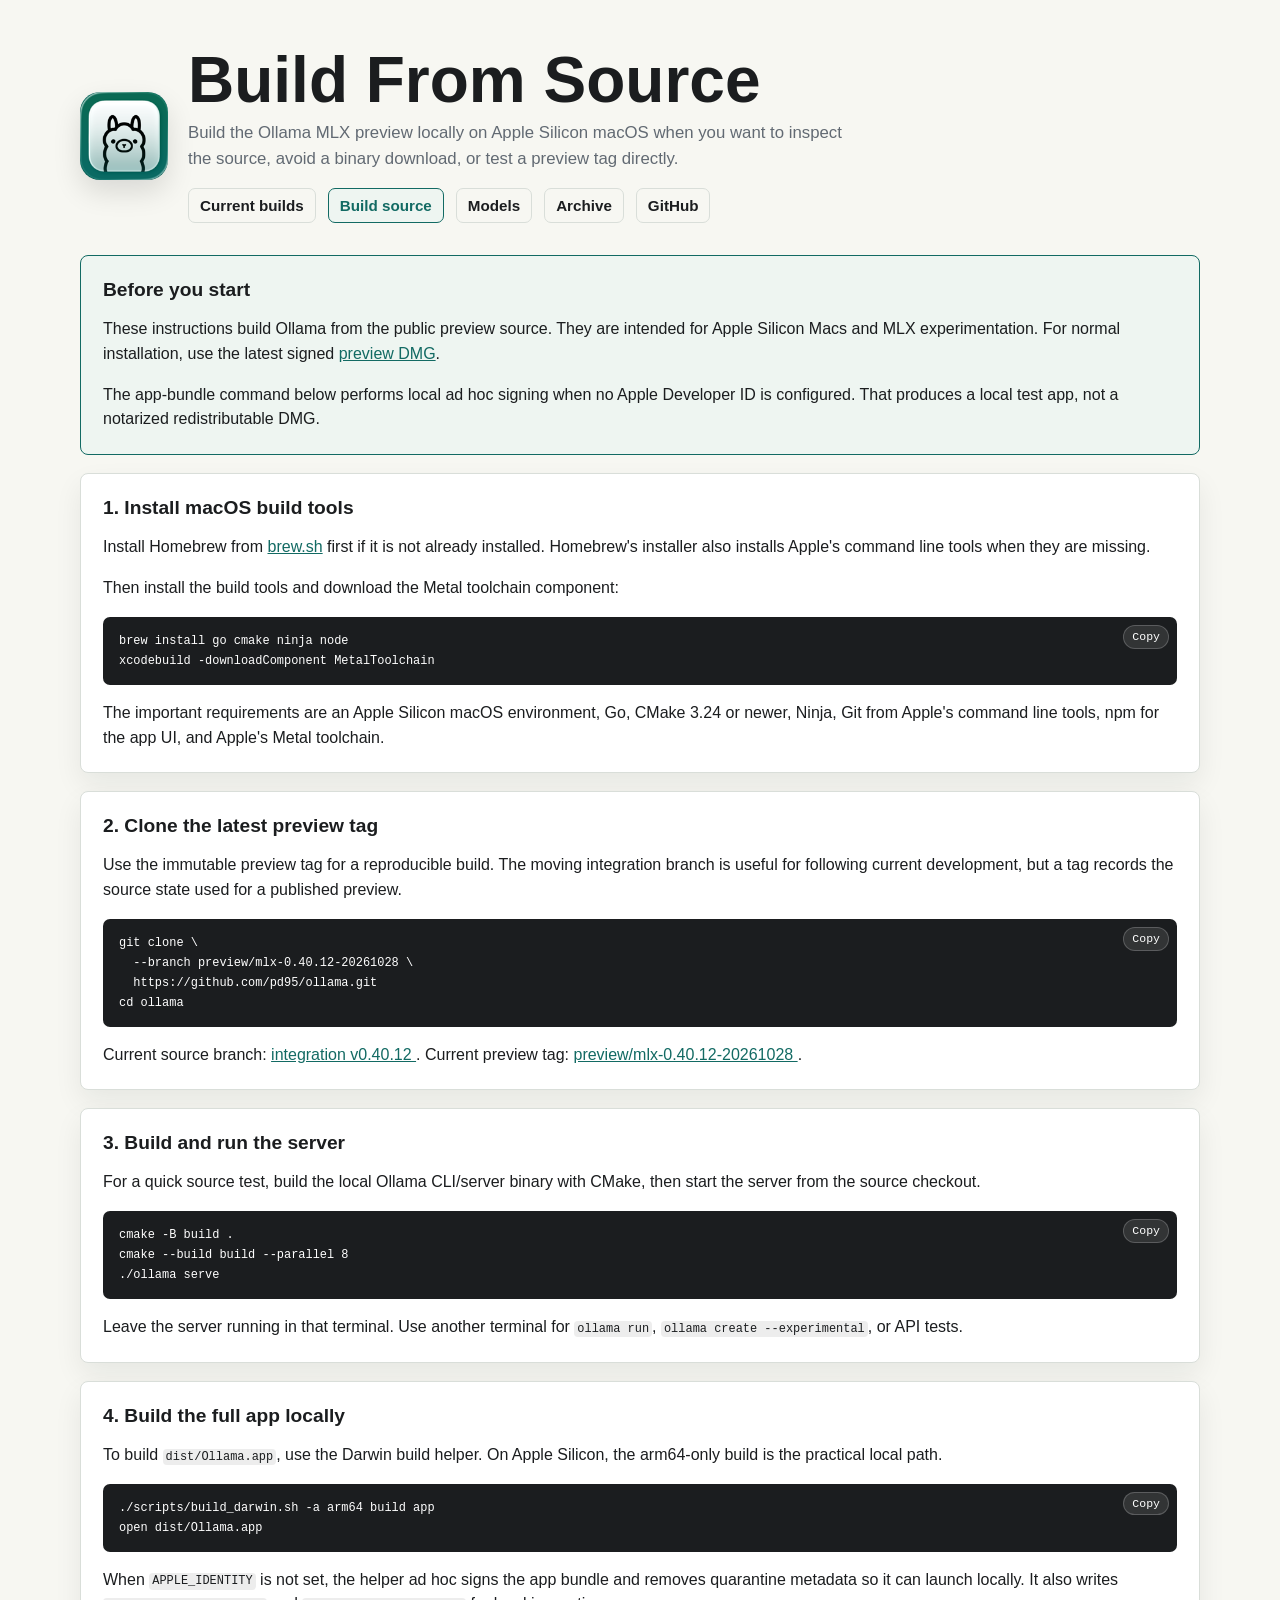
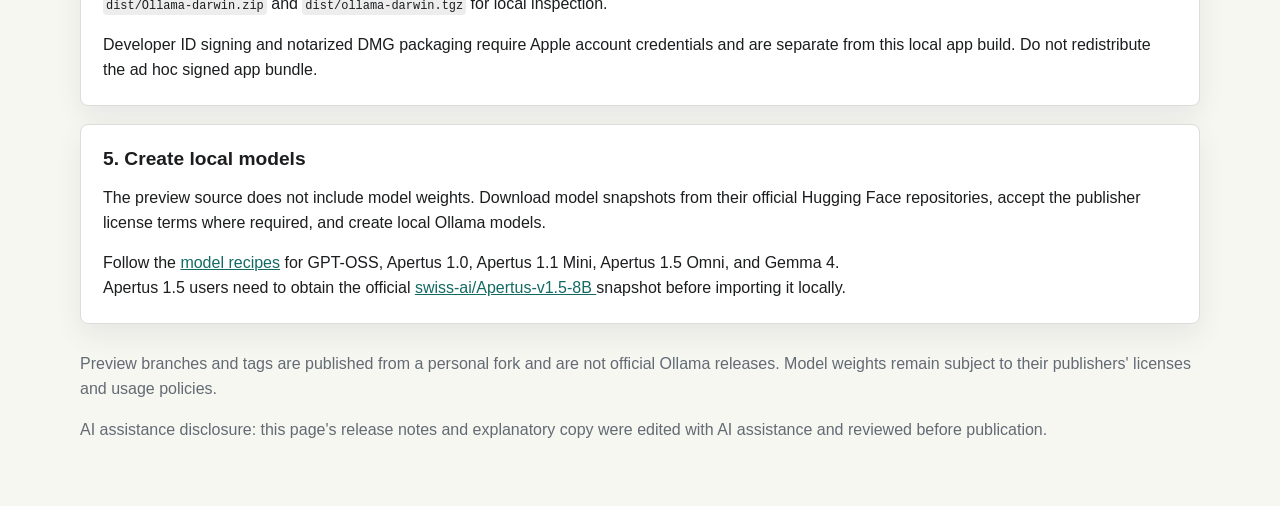
<file: Ollama/build.html>
<!DOCTYPE html>
<html lang="en">
<head>
  <meta charset="UTF-8" />
  <meta name="viewport" content="width=device-width, initial-scale=1.0" />
  <meta name="description" content="Build the Ollama MLX preview source locally on Apple Silicon macOS from the published preview branches and tags." />

  <meta property="og:title" content="Build Ollama MLX Preview From Source" />
  <meta property="og:description" content="Install macOS build tools, clone the preview source tag, build the CLI/server or locally signed app, and run Ollama locally." />
  <meta property="og:image" content="AppIcon.png" />
  <meta property="og:type" content="website" />

  <link rel="icon" type="image/png" href="AppIcon.png" />
  <link rel="apple-touch-icon" href="AppIcon.png" />
  <title>Build Ollama MLX Preview From Source</title>

  <link rel="stylesheet" href="styles.css" />
</head>
<body>
  <main class="model-page">
    <header>
      <img src="AppIcon.png" alt="Ollama app icon" />
      <div>
        <h1>Build From Source</h1>
        <p class="subtitle">
          Build the Ollama MLX preview locally on Apple Silicon macOS when you
          want to inspect the source, avoid a binary download, or test a preview
          tag directly.
        </p>
        <nav class="page-links" aria-label="Main navigation">
          <a href="index.html">Current builds</a>
          <a href="build.html" aria-current="page">Build source</a>
          <a href="models.html">Models</a>
          <a href="archive.html">Archive</a>
          <a href="https://github.com/pd95/ollama" aria-label="GitHub repository">GitHub</a>
        </nav>
      </div>
    </header>

    <section class="notice" aria-label="Preview scope">
      <h2>Before you start</h2>
      <p>
        These instructions build Ollama from the public preview source. They are
        intended for Apple Silicon Macs and MLX experimentation. For normal
        installation, use the latest signed
        <a href="index.html">preview DMG</a>.
      </p>
      <p>
        The app-bundle command below performs local ad hoc signing when no
        Apple Developer ID is configured. That produces a local test app, not a
        notarized redistributable DMG.
      </p>
    </section>

    <article>
      <h2>1. Install macOS build tools</h2>
      <p>
        Install Homebrew from
        <a target="_blank" rel="noopener noreferrer" href="https://brew.sh/">brew.sh</a>
        first if it is not already installed. Homebrew's installer also installs
        Apple's command line tools when they are missing.
      </p>
      <p>
        Then install the build tools and download the Metal toolchain component:
      </p>
      <pre><code>brew install go cmake ninja node
xcodebuild -downloadComponent MetalToolchain</code></pre>
      <p>
        The important requirements are an Apple Silicon macOS environment, Go,
        CMake 3.24 or newer, Ninja, Git from Apple's command line tools, npm for
        the app UI, and Apple's Metal toolchain.
      </p>
    </article>

    <article>
      <h2>2. Clone the latest preview tag</h2>
      <p>
        Use the immutable preview tag for a reproducible build. The moving
        integration branch is useful for following current development, but a
        tag records the source state used for a published preview.
      </p>
      <pre><code>git clone \
  --branch preview/mlx-0.40.12-20261028 \
  https://github.com/pd95/ollama.git
cd ollama</code></pre>
      <p>
        Current source branch:
        <a href="https://github.com/pd95/ollama/tree/integration/mlx-preview-v0.40.12">
          integration v0.40.12
        </a>.
        Current preview tag:
        <a href="https://github.com/pd95/ollama/tree/preview/mlx-0.40.12-20261028">
          preview/mlx-0.40.12-20261028
        </a>.
      </p>
    </article>

    <article>
      <h2>3. Build and run the server</h2>
      <p>
        For a quick source test, build the local Ollama CLI/server binary with
        CMake, then start the server from the source checkout.
      </p>
      <pre><code>cmake -B build .
cmake --build build --parallel 8
./ollama serve</code></pre>
      <p>
        Leave the server running in that terminal. Use another terminal for
        <code>ollama run</code>, <code>ollama create --experimental</code>, or
        API tests.
      </p>
    </article>

    <article>
      <h2>4. Build the full app locally</h2>
      <p>
        To build <code>dist/Ollama.app</code>, use the Darwin build helper. On
        Apple Silicon, the arm64-only build is the practical local path.
      </p>
      <pre><code>./scripts/build_darwin.sh -a arm64 build app
open dist/Ollama.app</code></pre>
      <p>
        When <code>APPLE_IDENTITY</code> is not set, the helper ad hoc signs the
        app bundle and removes quarantine metadata so it can launch locally. It
        also writes <code>dist/Ollama-darwin.zip</code> and
        <code>dist/ollama-darwin.tgz</code> for local inspection.
      </p>
      <p>
        Developer ID signing and notarized DMG packaging require Apple account
        credentials and are separate from this local app build. Do not
        redistribute the ad hoc signed app bundle.
      </p>
    </article>

    <article>
      <h2>5. Create local models</h2>
      <p>
        The preview source does not include model weights. Download model
        snapshots from their official Hugging Face repositories, accept the
        publisher license terms where required, and create local Ollama models.
      </p>
      <p>
        Follow the <a href="models.html">model recipes</a> for GPT-OSS, Apertus
        1.0, Apertus 1.1 Mini, Apertus 1.5 Omni, and Gemma 4. <br/>
        Apertus 1.5 users
        need to obtain the official
        <a target="_blank" rel="noopener noreferrer" href="https://huggingface.co/swiss-ai/Apertus-v1.5-8B">
          swiss-ai/Apertus-v1.5-8B
        </a>
        snapshot before importing it locally.
      </p>
    </article>

    <footer>
      <p>
        Preview branches and tags are published from a personal fork and are not
        official Ollama releases. Model weights remain subject to their
        publishers' licenses and usage policies.
      </p>
      <p>
        AI assistance disclosure: this page's release notes and explanatory copy
        were edited with AI assistance and reviewed before publication.
      </p>
    </footer>
  </main>
  <script src="script.js" defer></script>
</body>
</html>
</file>
<file: Ollama/styles.css>
:root {
      color-scheme: light dark;
      --bg: #f7f7f2;
      --ink: #1b1d1f;
      --muted: #626a73;
      --line: #d9ded9;
      --panel: #ffffff;
      --nested-panel: #ffffff;
      --nested-line: #d9ded9;
      --nested-shadow: rgba(20, 28, 31, 0.06);
      --primary: #126a63;
      --primary-hover: #0d554f;
      --primary-ink: #ffffff;
      --accent: #eef5f1;
      --shadow: rgba(20, 28, 31, 0.07);
      --icon-shadow: rgba(0, 0, 0, 0.12);
      --code-bg: rgba(27, 29, 31, 0.08);
      --command-bg: #1b1d1f;
      --command-ink: #ffffff;
      --link: #126a63;
      --link-hover: #0d554f;
    }

    @media (prefers-color-scheme: dark) {
      :root {
        --bg: #121416;
        --ink: #f4f1ea;
        --muted: #b6b0a5;
        --line: #343a3b;
        --panel: #1d2022;
        --nested-panel: #232729;
        --nested-line: #3a4142;
        --nested-shadow: rgba(0, 0, 0, 0.22);
        --primary: #68c7b9;
        --primary-hover: #8ad9cd;
        --primary-ink: #101314;
        --accent: #203633;
        --shadow: rgba(0, 0, 0, 0.32);
        --icon-shadow: rgba(0, 0, 0, 0.34);
        --code-bg: rgba(244, 241, 234, 0.1);
        --command-bg: #090a0b;
        --command-ink: #f4f1ea;
        --link: #8ad9cd;
        --link-hover: #b2ebe3;
      }
    }

    * {
      box-sizing: border-box;
    }

    body {
      margin: 0;
      min-height: 100vh;
      font-family: -apple-system, BlinkMacSystemFont, "Segoe UI", Roboto, Helvetica, Arial, sans-serif;
      background: var(--bg);
      color: var(--ink);
    }

    main {
      width: min(1120px, calc(100% - 32px));
      margin: 0 auto;
      padding: 48px 0;
    }

    header {
      display: grid;
      grid-template-columns: auto 1fr;
      gap: 20px;
      align-items: center;
      margin-bottom: 32px;
    }

    header.with-notice {
      grid-template-columns: auto minmax(0, 1fr) minmax(300px, 0.58fr);
      gap: 20px 24px;
      margin-bottom: 28px;
    }

    header img {
      width: 88px;
      height: 88px;
      border-radius: 20px;
      box-shadow: 0 12px 28px var(--icon-shadow);
    }

    .header-copy {
      min-width: 0;
    }

    h1 {
      margin: 0 0 8px;
      font-size: clamp(2rem, 6vw, 4rem);
      line-height: 1;
      letter-spacing: 0;
    }

    .subtitle {
      max-width: 680px;
      margin: 0;
      color: var(--muted);
      font-size: 1.05rem;
      line-height: 1.5;
    }

    .page-links {
      display: flex;
      flex-wrap: wrap;
      gap: 12px;
      margin-top: 16px;
    }

    .page-links a {
      padding: 8px 11px;
      border: 1px solid var(--line);
      border-radius: 7px;
      color: var(--ink);
      font-size: 0.95rem;
      font-weight: 650;
      text-decoration: none;
    }

    .page-links a[aria-current="page"] {
      border-color: var(--primary);
      background: var(--accent);
      color: var(--primary);
    }

    .page-links a:not([aria-current="page"]):hover,
    .page-links a:not([aria-current="page"]):focus-visible {
      border-color: var(--ink);
    }

    .release-notice {
      display: grid;
      gap: 5px;
      align-self: end;
      max-width: 100%;
      margin-top: 0;
      padding: 10px 12px;
      border-left: 3px solid var(--primary);
      border-radius: 0 7px 7px 0;
      background: var(--accent);
      color: var(--ink);
      font-size: 0.82rem;
      line-height: 1.4;
    }

    .release-notice p {
      margin: 0;
    }

    .content-grid {
      display: grid;
      grid-template-columns: minmax(0, 1fr) minmax(420px, 0.75fr);
      gap: 18px;
      align-items: start;
      margin: 28px 0;
    }

    .content-grid > * {
      min-width: 0;
    }

    .releases {
      display: grid;
      gap: 18px;
    }

    .download-card {
      display: flex;
      flex-direction: column;
      gap: 18px;
      min-width: 0;
      min-height: 100%;
      padding: 22px;
      border: 1px solid var(--line);
      border-radius: 8px;
      background: var(--panel);
      box-shadow: 0 12px 28px var(--shadow);
    }

    .download-card.primary {
      border-color: var(--primary);
    }

    .download-card.superseded {
      box-shadow: none;
      opacity: 0.62;
    }

    .card-heading {
      display: flex;
      justify-content: space-between;
      gap: 16px;
      align-items: flex-start;
    }

    h2 {
      margin: 0 0 6px;
      font-size: 1.2rem;
      line-height: 1.2;
      letter-spacing: 0;
    }

    .build-meta {
      display: block;
      color: var(--muted);
      font-size: 0.95rem;
    }

    .badge {
      flex: 0 0 auto;
      padding: 5px 9px;
      border-radius: 999px;
      background: var(--accent);
      color: var(--primary);
      font-size: 0.8rem;
      font-weight: 700;
      white-space: nowrap;
    }

    .details {
      display: grid;
      gap: 8px;
      margin: 0;
      color: var(--muted);
      font-size: 0.95rem;
      line-height: 1.4;
    }

    .details div {
      display: grid;
      grid-template-columns: 96px 1fr;
      gap: 12px;
    }

    .details dt {
      color: var(--ink);
      font-weight: 650;
    }

    .details dd {
      min-width: 0;
      margin: 0;
      overflow-wrap: anywhere;
    }

    .highlight-groups {
      display: grid;
      gap: 10px;
    }

    .highlight-group {
      display: grid;
      gap: 2px;
    }

    .highlight-group + .highlight-group {
      padding-top: 10px;
      border-top: 1px solid var(--line);
    }

    .highlight-label {
      color: var(--ink);
      font-size: 0.82rem;
      font-weight: 700;
      letter-spacing: 0.02em;
    }

    .expandable-field {
      display: grid;
      gap: 4px;
    }

    .expandable-summary {
      display: block;
    }

    .expandable-content {
      display: none;
    }

    .expandable-field[data-expanded="true"] .expandable-summary {
      display: none;
    }

    .expandable-field[data-expanded="true"] .expandable-content {
      display: block;
    }

    .expand-toggle {
      width: fit-content;
      margin-top: 2px;
      padding: 0;
      border: 0;
      background: transparent;
      color: var(--link);
      cursor: pointer;
      font: inherit;
      font-weight: 650;
      text-align: left;
    }

    .expand-toggle:hover,
    .expand-toggle:focus-visible {
      color: var(--link-hover);
    }

    .download-button {
      display: inline-flex;
      justify-content: center;
      align-items: center;
      width: 100%;
      min-height: 44px;
      margin-top: auto;
      padding: 10px 16px;
      border-radius: 7px;
      background: var(--primary);
      color: var(--primary-ink);
      font-weight: 700;
      text-decoration: none;
      transition: background-color 0.2s ease, transform 0.2s ease;
    }

    .download-button:hover,
    .download-button:focus-visible {
      background: var(--primary-hover);
      color: var(--primary-ink);
      transform: translateY(-1px);
    }

    .download-button.disabled {
      background: var(--line);
      color: var(--muted);
      cursor: default;
      pointer-events: none;
      transform: none;
    }

    a {
      color: var(--link);
    }

    a:hover,
    a:focus-visible {
      color: var(--link-hover);
    }

    .side-column {
      display: grid;
      gap: 18px;
      align-self: start;
    }

    .model-info,
    .source-branches,
    .local-build {
      display: flex;
      flex-direction: column;
      gap: 16px;
      padding: 20px 22px;
      border: 1px solid var(--line);
      border-radius: 8px;
      background: var(--panel);
      box-shadow: 0 12px 28px var(--shadow);
    }

    .model-info h2,
    .source-branches h2,
    .local-build h2 {
      margin-bottom: 0;
    }

    .model-info p,
    .source-branches p,
    .local-build p {
      margin: 0;
      color: var(--muted);
      line-height: 1.5;
    }

    .command-list {
      display: grid;
      gap: 10px;
      margin-top: auto;
    }

    .command {
      display: block;
      padding: 12px 14px;
      overflow-x: auto;
      border-radius: 7px;
      background: var(--command-bg);
      color: var(--command-ink);
      font-size: 0.95rem;
      white-space: nowrap;
    }

    .command-block {
      width: 100%;
      max-width: 100%;
      margin: 0;
      padding: 12px 14px;
      overflow-x: auto;
      border-radius: 7px;
      background: var(--command-bg);
      color: var(--command-ink);
      font: 0.95rem/1.55 ui-monospace, SFMono-Regular, Menlo, Monaco, Consolas, monospace;
      white-space: pre;
    }

    .command-block code {
      padding: 0;
      border-radius: 0;
      background: transparent;
      color: inherit;
      font: inherit;
    }

    .copyable-command {
      position: relative;
    }

    .copyable-command pre,
    .copyable-command .command,
    .copyable-command .command-block {
      padding-right: 68px;
    }

    .copy-button {
      position: absolute;
      top: 8px;
      right: 8px;
      padding: 4px 8px;
      border: 1px solid rgba(255, 255, 255, 0.2);
      border-radius: 999px;
      background: rgba(255, 255, 255, 0.1);
      color: var(--command-ink);
      cursor: pointer;
      font: 0.72rem/1.2 ui-monospace, SFMono-Regular, Menlo, Monaco, Consolas, monospace;
    }

    .copy-button:hover,
    .copy-button:focus-visible {
      border-color: rgba(255, 255, 255, 0.5);
      background: rgba(255, 255, 255, 0.18);
    }

    .notes {
      display: grid;
      gap: 14px;
      margin-top: 28px;
      color: var(--muted);
      line-height: 1.55;
    }

    .notes p {
      margin: 0;
    }

    .branch-list {
      display: grid;
      gap: 12px;
    }

    .branch-item {
      display: grid;
      gap: 4px;
      padding-top: 12px;
      border-top: 1px solid var(--line);
    }

    .branch-item:first-child {
      padding-top: 0;
      border-top: 0;
    }

    .branch-heading {
      display: grid;
      grid-template-columns: minmax(0, 1fr) auto;
      gap: 8px;
      align-items: baseline;
    }

    .branch-heading strong {
      color: var(--ink);
    }

    .branch-status {
      color: var(--muted);
      font-weight: 650;
      font-size: 0.9rem;
      text-align: right;
      white-space: nowrap;
    }

    .branch-link {
      overflow-wrap: anywhere;
      font-size: 0.9rem;
    }

    code {
      padding: 0.1em 0.25em;
      border-radius: 4px;
      background: var(--code-bg);
      color: var(--ink);
      font-size: 0.92em;
    }

    @media (max-width: 960px) {
      header.with-notice {
        grid-template-columns: auto 1fr;
      }

      .release-notice {
        grid-column: 1 / -1;
        align-self: stretch;
        font-size: 0.9rem;
      }
    }

    @media (max-width: 720px) {
      main {
        width: min(calc(100% - 24px), 1120px);
        padding: 28px 0;
      }

      header {
        grid-template-columns: 1fr;
        gap: 16px;
      }

      header.with-notice {
        grid-template-columns: 1fr;
      }

      header img {
        width: 72px;
        height: 72px;
        border-radius: 16px;
      }

      .release-notice {
        grid-column: 1;
        align-self: stretch;
        margin-top: 0;
      }

      .card-heading {
        flex-direction: column;
        gap: 10px;
      }

      .content-grid {
        grid-template-columns: 1fr;
      }

      .details div {
        grid-template-columns: 1fr;
        gap: 2px;
      }

      .command {
        white-space: pre-wrap;
        overflow-wrap: anywhere;
      }

      .command-block {
        white-space: pre-wrap;
        overflow-wrap: anywhere;
      }
    }


    .notice,
    .model-page article,
    .import-section {
      margin: 18px 0;
      padding: 22px;
      border: 1px solid var(--line);
      border-radius: 8px;
      background: var(--panel);
      box-shadow: 0 12px 28px var(--shadow);
    }

    .notice {
      border-color: var(--primary);
      background: var(--accent);
      box-shadow: none;
    }

    .notice p,
    .model-page article > :last-child,
    .import-section > :last-child {
      margin-bottom: 0;
    }

    .model-page article > :first-child,
    .import-section > :first-child {
      margin-top: 0;
    }

    .model-heading {
      display: flex;
      gap: 16px;
      align-items: start;
      justify-content: space-between;
      margin-bottom: 14px;
    }

    .model-heading h3 {
      margin: 0 0 8px;
      font-size: 1.2rem;
      line-height: 1.2;
    }

    .source-tabs {
      display: flex;
      flex-direction: column;
      gap: 14px;
    }

    .source-tablist {
      display: flex;
      flex-wrap: wrap;
      gap: 8px;
    }

    .provider-link {
      flex: 0 0 auto;
      padding: 5px 8px;
      border: 1px solid var(--line);
      border-radius: 999px;
      color: var(--link);
      font-size: 0.78rem;
      font-weight: 650;
      line-height: 1.2;
      text-decoration: none;
      white-space: nowrap;
    }

    .provider-link:hover,
    .provider-link:focus-visible {
      border-color: var(--ink);
      color: var(--link-hover);
    }

    .source-tab {
      appearance: none;
      cursor: pointer;
      background: transparent;
      padding: 5px 8px;
      border: 1px solid var(--line);
      border-radius: 999px;
      color: var(--link);
      font-size: 0.78rem;
      font-weight: 650;
      line-height: 1.2;
      white-space: nowrap;
    }

    .source-tab:hover,
    .source-tab:focus-visible,
    .source-tab[aria-selected="true"] {
      border-color: var(--ink);
      color: var(--link-hover);
    }

    .source-tab[aria-selected="true"] {
      background: var(--accent);
    }

    .source-panel > :first-child {
      margin-top: 0;
    }

    .source-panel > :last-child {
      margin-bottom: 0;
    }

    .model-page h4 {
      margin: 20px 0 8px;
      font-size: 0.98rem;
    }

    .model-page p,
    .model-page li {
      line-height: 1.55;
    }

    .model-page pre {
      margin: 10px 0 16px;
      padding: 14px 16px;
      overflow-x: auto;
      border-radius: 7px;
      background: var(--command-bg);
      color: var(--command-ink);
      line-height: 1.5;
    }

    .model-page pre code {
      padding: 0;
      background: transparent;
      color: inherit;
    }

    .model-grid {
      display: grid;
      grid-template-columns: repeat(2, minmax(0, 1fr));
      gap: 18px;
      margin-top: 18px;
    }

    .model-grid .model-recipe {
      margin: 0;
      padding: 18px;
      border-color: var(--nested-line);
      background: var(--nested-panel);
      box-shadow: 0 4px 14px var(--nested-shadow);
    }

    .capabilities {
      display: flex;
      flex-wrap: wrap;
      gap: 6px;
    }

    .tag {
      display: inline-block;
      padding: 4px 8px;
      border-radius: 999px;
      background: var(--accent);
      color: var(--primary);
      font-size: 0.8rem;
      font-weight: 700;
    }

    footer {
      margin-top: 28px;
      color: var(--muted);
    }

    @media (max-width: 760px) {
      .model-grid {
        grid-template-columns: 1fr;
      }

      .model-heading {
        align-items: start;
      }

      .model-page pre {
        white-space: pre-wrap;
        overflow-wrap: anywhere;
      }
    }
</file>
